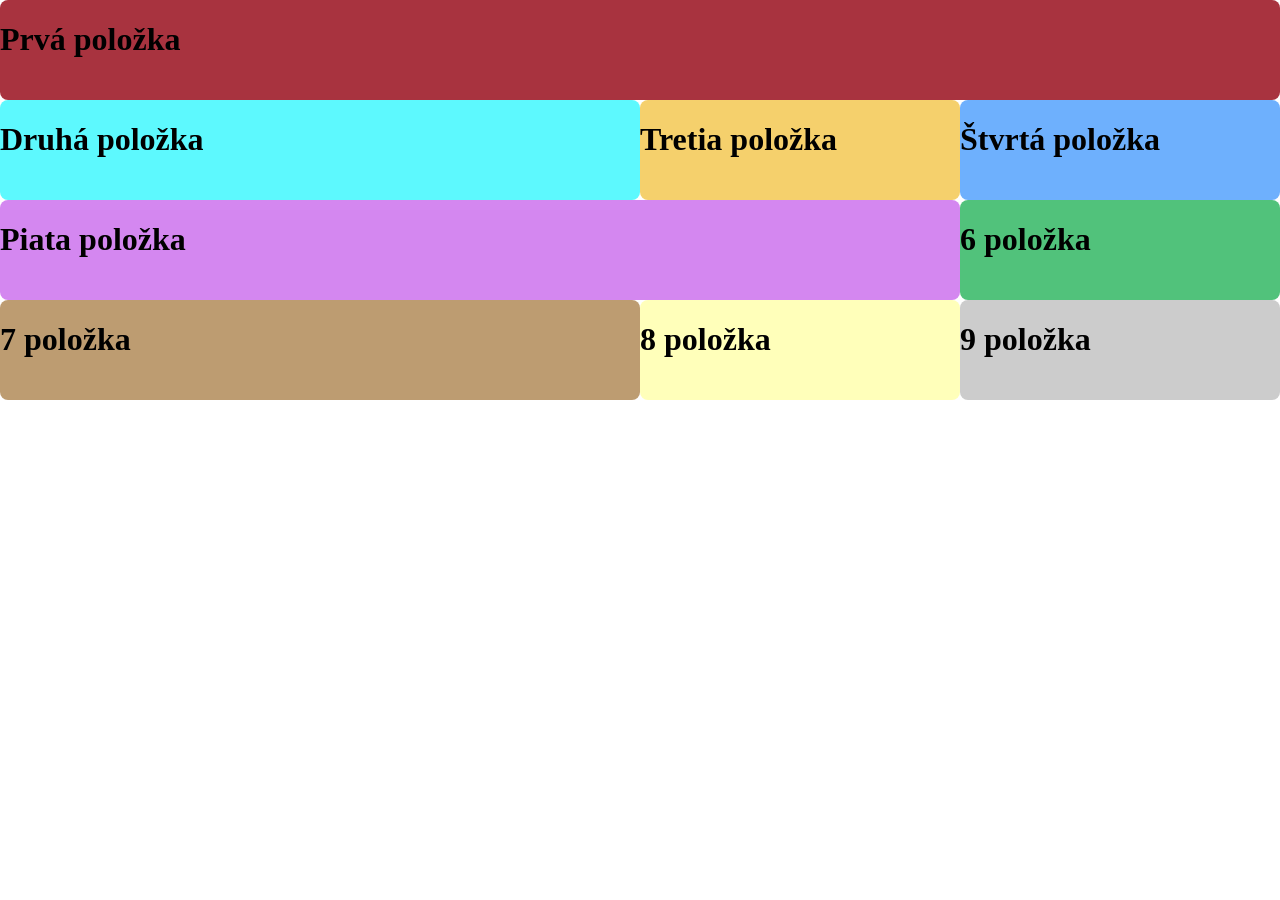
<file: epu/04_grid/index.html>
<!DOCTYPE html>
<html lang="en">
<head>

    <link rel="stylesheet" href="assets/css/style.css">
    <meta charset="UTF-8">
    <meta name="viewport" content="width=device-width, initial-scale=1.0">
    <title>Grid úvod</title>
</head>
<body>

    <div class="containter">
        <div class="item1">
            <h1>Prvá položka</h1>
        </div>
        <div class="item2">
            <h1>Druhá položka</h1>
        </div>
        <div class="item3">
            <h1>Tretia položka</h1>
        </div>
        <div class="item4">
            <h1>Štvrtá položka</h1>
        </div>
        <div class="item5">
            <h1>Piata položka</h1>
        </div>
        <div class="item6">
            <h1>6 položka</h1>
        </div>
        <div class="item7">
            <h1>7 položka</h1>
        </div>
        <div class="item8">
            <h1>8 položka</h1>
        </div>
        <div class="item9">
            <h1>9 položka</h1>
        </div>
    </div>
    
<!-- 
    <div class="wrapper">
        <div class="item1">
            <h1>Prvá položka</h1>
            <p class="jedna">
                GYM a Lorem ipsum dolor sit amet consectetur adipisicing elit. Explicabo quos libero ab repellendus! Quis magnam perferendis quibusdam est! Ab repellendus adipisci consequatur reiciendis dolor accusantium iure voluptas, asperiores natus neque.
            </p>
            <p class="dva">
                SOŠ a Lorem ipsum dolor sit amet consectetur adipisicing elit. Explicabo quos libero ab repellendus! Quis magnam perferendis quibusdam est! Ab repellendus adipisci consequatur reiciendis dolor accusantium iure voluptas, asperiores natus neque.
            </p>
            <p class="tri">
                ZŠ a Lorem ipsum dolor sit amet consectetur adipisicing elit. Explicabo quos libero ab repellendus! Quis magnam perferendis quibusdam est! Ab repellendus adipisci consequatur reiciendis dolor accusantium iure voluptas, asperiores natus neque.
            </p>
        </div>
        <div class="item2">
            <h1>Druhá položka</h1>
        </div>
        <div class="item3">
            <h1>Tretia položka</h1>
        </div> 
    </div>
  -->
</body>
</html>
</file>
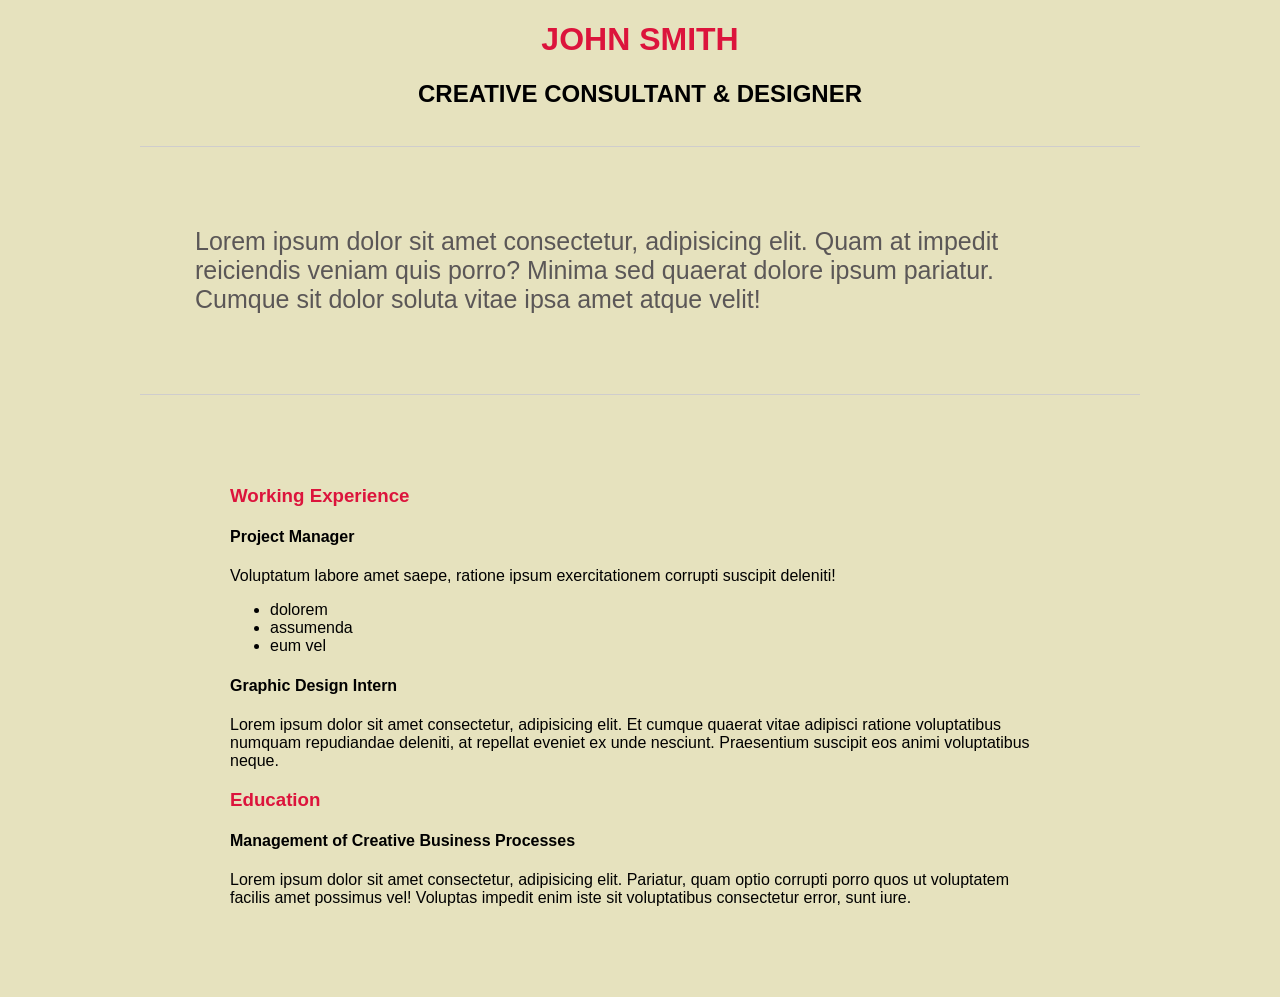
<file: ovy/00_rozbeh_opakovanie/index.html>
<!DOCTYPE html>
<html lang="en">
<head>
    <meta charset="UTF-8">
    <meta name="viewport" content="width=device-width, initial-scale=1.0">
    <link rel="stylesheet" href="assets/css/style.css">
    <title>Document</title>
</head>
 
<body>
    <main>
 <div>
    <h1>JOHN SMITH</h1>
    <h2>CREATIVE CONSULTANT & DESIGNER</h2>
    
 </div>

        <br>
        <div class="odstavec">

    <p>         <!-- paragraph -->
        Lorem ipsum dolor sit amet consectetur, adipisicing elit. Quam at impedit reiciendis veniam quis porro? Minima sed quaerat dolore ipsum pariatur. Cumque sit dolor soluta vitae ipsa amet atque velit!
    </p>

 </div>
  <div class="pismo">
 <div class="popis">
<div>
    <h3>Working Experience</h3>
    <h4>Project Manager</h4>
 
    <p>
    Voluptatum labore amet saepe, ratione ipsum exercitationem corrupti suscipit deleniti!
    </p>
 
    <ul>        <!-- unordered list -->
        <li>dolorem</li>        <!-- list item -->
        <li>assumenda</li>
        <li>eum vel</li>
    </ul>
 
    <h4>Graphic Design Intern</h4>
 
    <p>Lorem ipsum dolor sit amet consectetur, adipisicing elit. Et cumque quaerat vitae adipisci ratione voluptatibus numquam repudiandae deleniti, at repellat eveniet ex unde nesciunt. Praesentium suscipit eos animi voluptatibus neque.
    </p>
 
    <h3>Education</h3>
 
 
    <h4>Management of Creative Business Processes</h4>
 
    <p>
        Lorem ipsum dolor sit amet consectetur, adipisicing elit. Pariatur, quam optio corrupti porro quos ut voluptatem facilis amet possimus vel! Voluptas impedit enim iste sit voluptatibus consectetur error, sunt iure.
    </p>
    </div>
    </div>
    </div>
    </main>

</body>
</html>
</file>
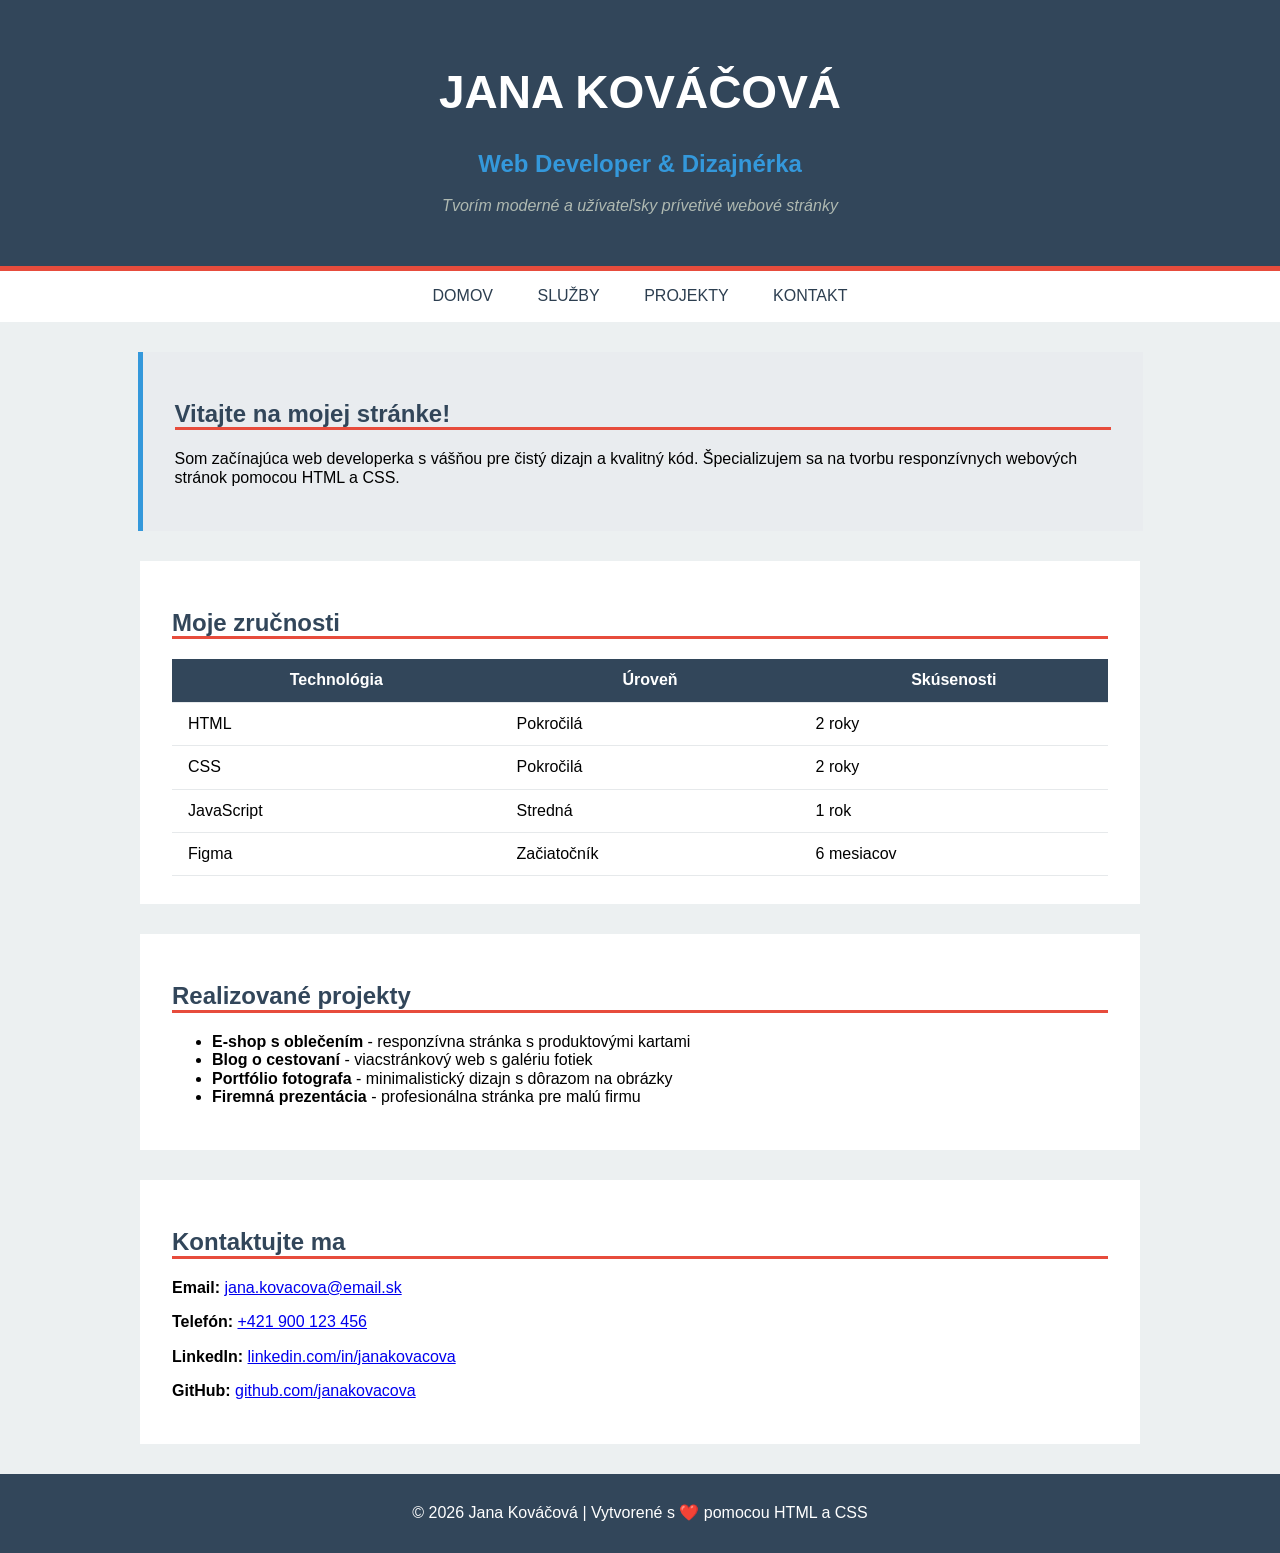
<file: ovy/03_bem_a_stylovanie/index.html>
<!DOCTYPE html>
<html lang="sk">
<head>
  <meta charset="UTF-8">
  <meta name="viewport" content="width=device-width, initial-scale=1.0">
  <link rel="stylesheet" href="assets/css/normalize.css">
  <link rel="stylesheet" href="assets/css/style.css">
  <title>Jana Kováčová | Web Developer</title>
</head>
<body>
  <header>
    <h1>Jana Kováčová</h1>
    <h2 class="header__h2">Web Developer & Dizajnérka</h2>
    <p class="header__p">
      Tvorím moderné a užívateľsky prívetivé webové stránky
    </p>
  </header>

  <nav>
    <ul>
      <li><a href="#domov">Domov</a></li>
      <li><a href="#zrucnosti">Služby</a></li>
      <li><a href="#projekty">Projekty</a></li>
      <li><a href="#kontakt">Kontakt</a></li>
    </ul>
  </nav>

  <main>
    <article class="sirka_boxu uvod" id="domov">
      <h2>Vitajte na mojej stránke!</h2>
      <p>
        Som začínajúca web developerka s vášňou pre čistý dizajn a kvalitný kód. Špecializujem sa na tvorbu responzívnych webových stránok pomocou HTML a CSS.
      </p>
    </article>

    <article class="sirka_boxu" id="zrucnosti">
      <h2>Moje zručnosti</h2>
      <table>
        <thead>
          <tr>
            <th>Technológia</th>
            <th>Úroveň</th>
            <th>Skúsenosti</th>
          </tr>
        </thead>
        <tbody>
          <tr>
            <td>HTML</td>
            <td>Pokročilá</td>
            <td>2 roky</td>
          </tr>
          <tr>
            <td>CSS</td>
            <td>Pokročilá</td>
            <td>2 roky</td>
          </tr>
          <tr>
            <td>JavaScript</td>
            <td>Stredná</td>
            <td>1 rok</td>
          </tr>
          <tr>
            <td>Figma</td>
            <td>Začiatočník</td>
            <td>6 mesiacov</td>
          </tr>
        </tbody>
      </table>
    </article>

    <article class="sirka_boxu" id="projekty">
      <h2>Realizované projekty</h2>
      <ul class="projekty">
        <li><strong>E-shop s oblečením</strong> - responzívna stránka s produktovými kartami</li>
        <li><strong>Blog o cestovaní</strong> - viacstránkový web s galériu fotiek</li>
        <li><strong>Portfólio fotografa</strong> - minimalistický dizajn s dôrazom na obrázky</li>
        <li><strong>Firemná prezentácia</strong> - profesionálna stránka pre malú firmu</li>
      </ul>
    </article>

    <article class="sirka_boxu" id="kontakt">
      <h2>Kontaktujte ma</h2>

      <div class="kontakt">
        <p><strong>Email:</strong> <a href="mailto:jana.kovacova@email.sk">jana.kovacova@email.sk</a></p>
        <p><strong>Telefón:</strong> <a href="tel:+421900123456">+421 900 123 456</a></p>
        <p><strong>LinkedIn:</strong> <a href="https://linkedin.com/in/janakovacova">linkedin.com/in/janakovacova</a></p>
        <p><strong>GitHub:</strong> <a href="https://github.com/janakovacova">github.com/janakovacova</a></p>
      </div>
    </article>
  </main>

  <footer>
    © 2026 Jana Kováčová | Vytvorené s ❤️ pomocou HTML a CSS
  </footer>
</body>
</html>
</file>
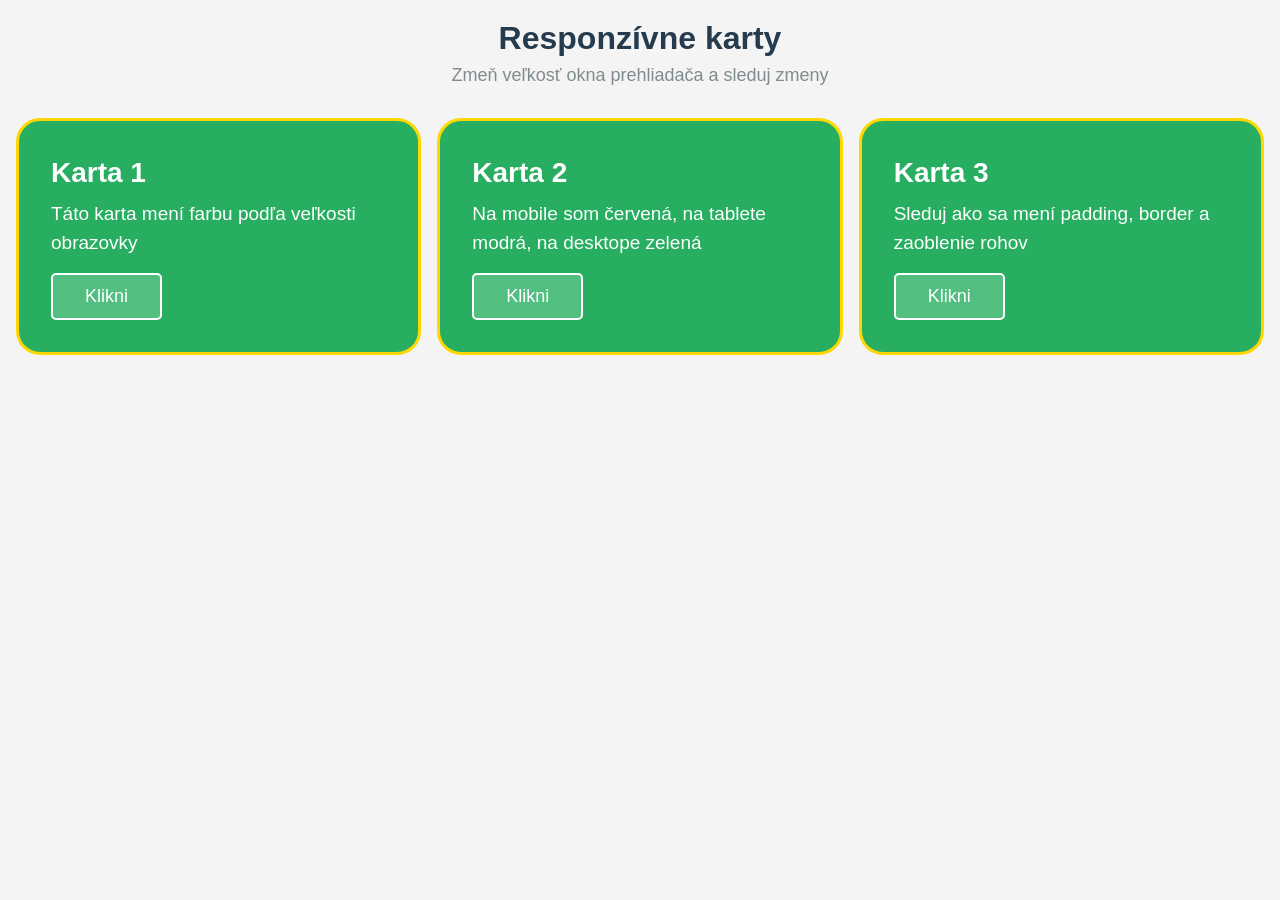
<file: ovy/03_responzivne_karty/index.html>
<!DOCTYPE html>
<html lang="sk">
<head>
    <meta charset="UTF-8">
    <meta name="viewport" content="width=device-width, initial-scale=1.0">
    <title>document</title>
    <link rel="stylesheet" href="assets/CSS/style.css">
</head>
<body>
    <header>
        <h1>Responzívne karty</h1>
        <p>Zmeň veľkosť okna prehliadača a sleduj zmeny</p>
    </header>
 
    <main class="karty">
        <article class="karta">
            <h2>Karta 1</h2>
            <p>Táto karta mení farbu podľa veľkosti obrazovky</p>
            <button type="button">Klikni</button>
        </article>
 
        <article class="karta">
            <h2>Karta 2</h2>
            <p>Na mobile som červená, na tablete modrá, na desktope zelená</p>
            <button type="button">Klikni</button>
        </article>
 
        <article class="karta">
            <h2>Karta 3</h2>
            <p>Sleduj ako sa mení padding, border a zaoblenie rohov</p>
            <button type="button">Klikni</button>
        </article>
    </main>
</body>
</html>
</file>
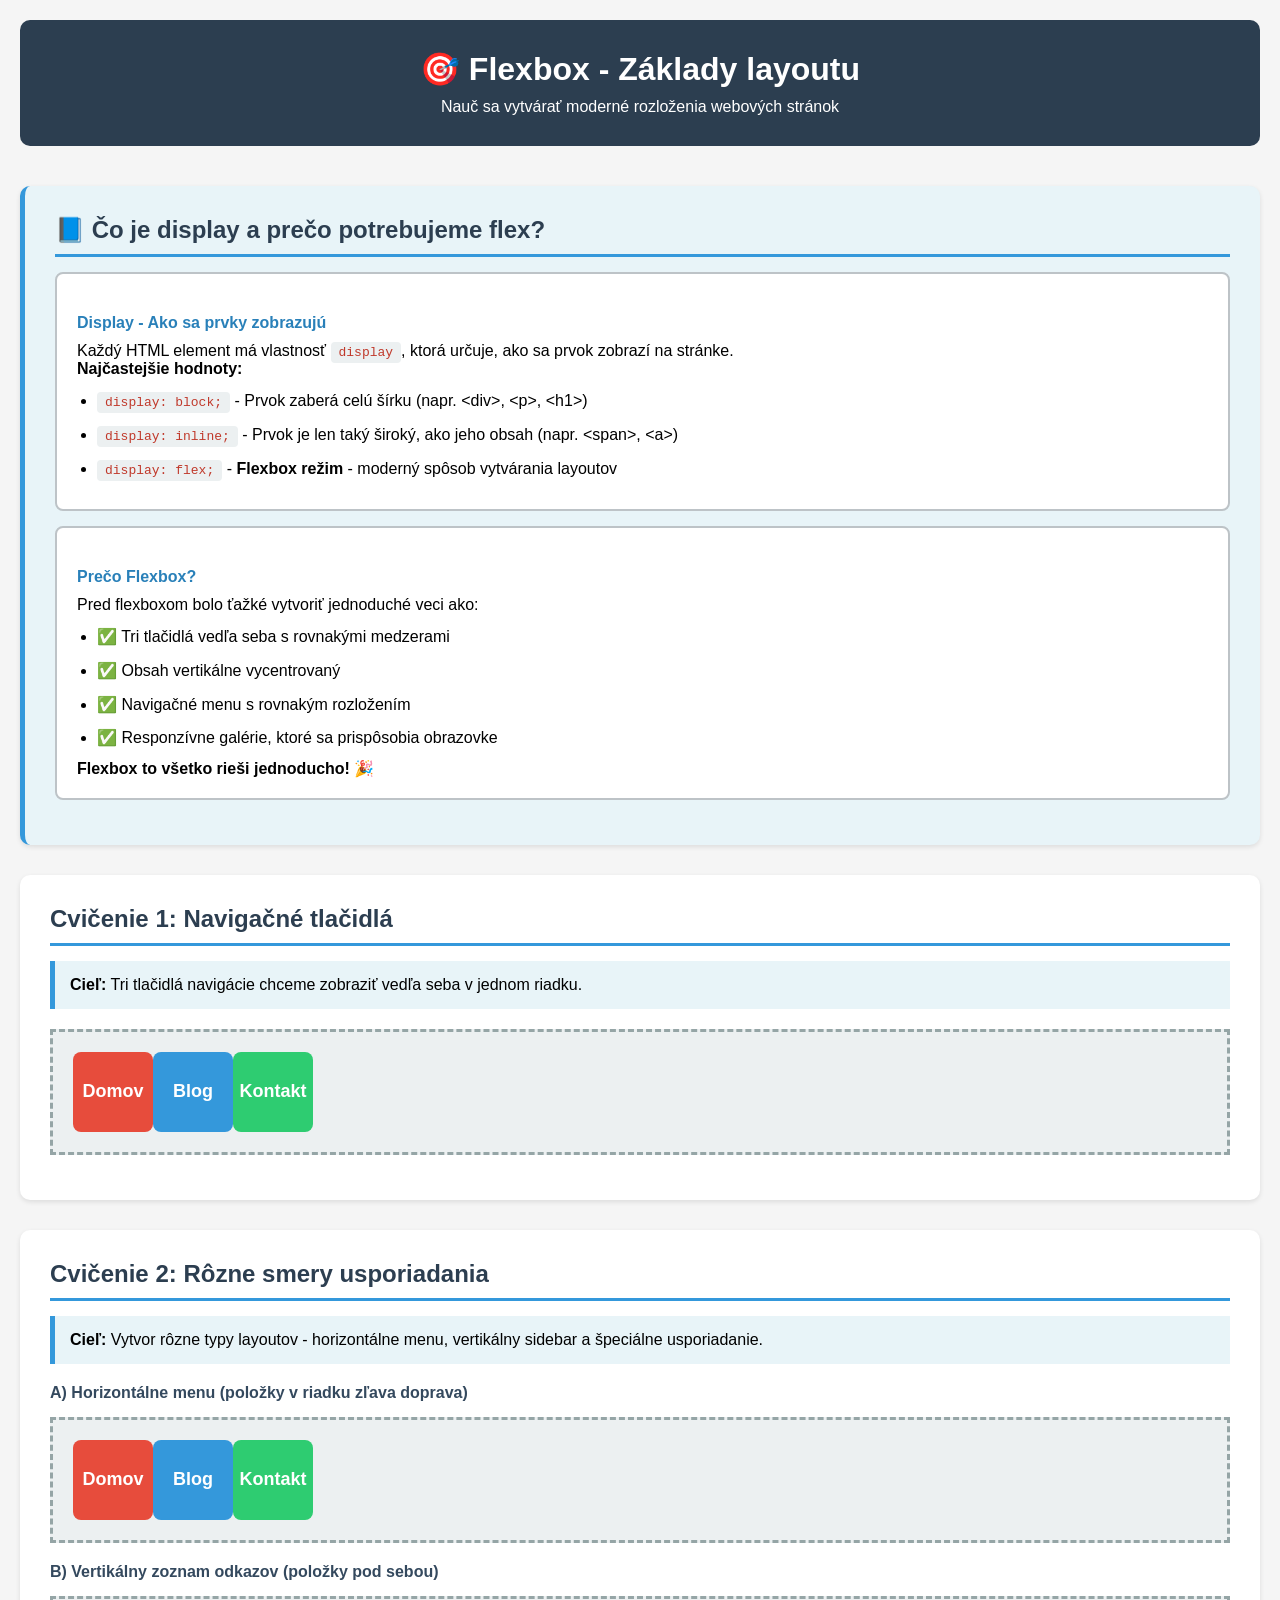
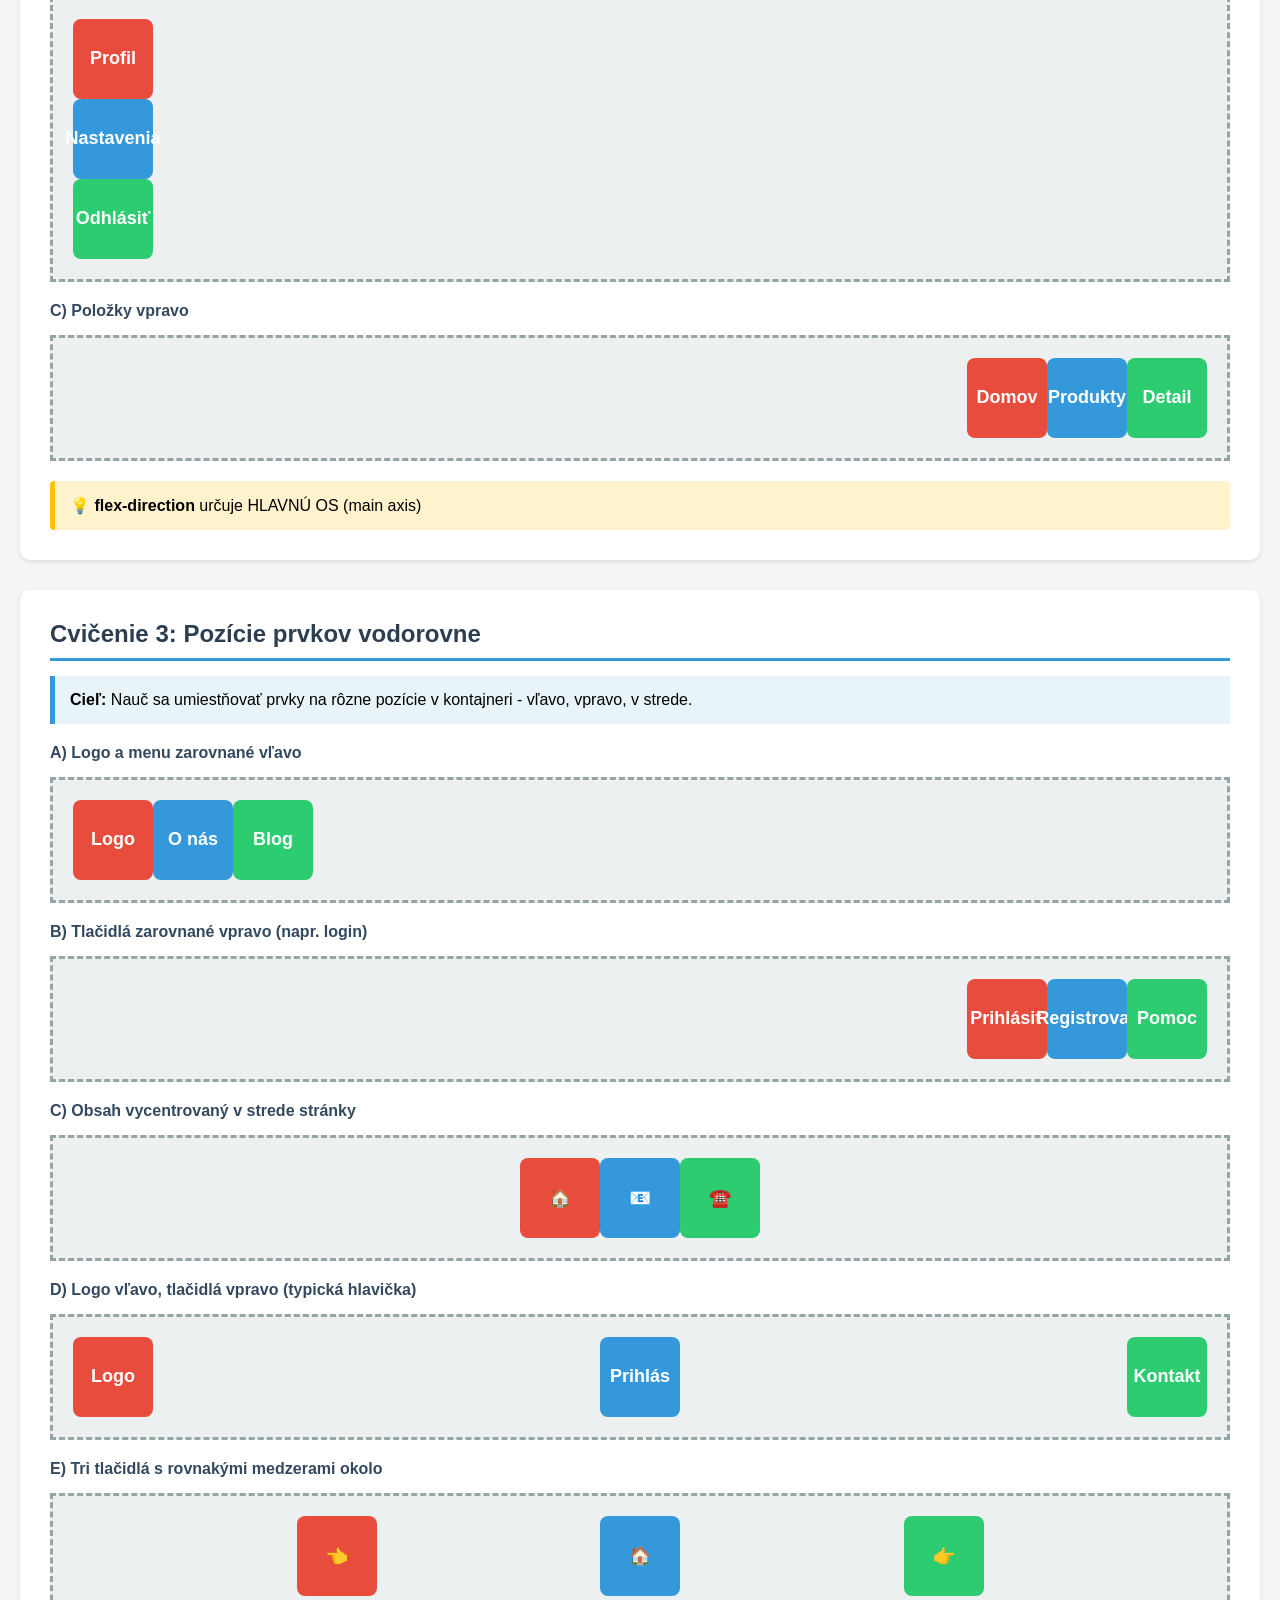
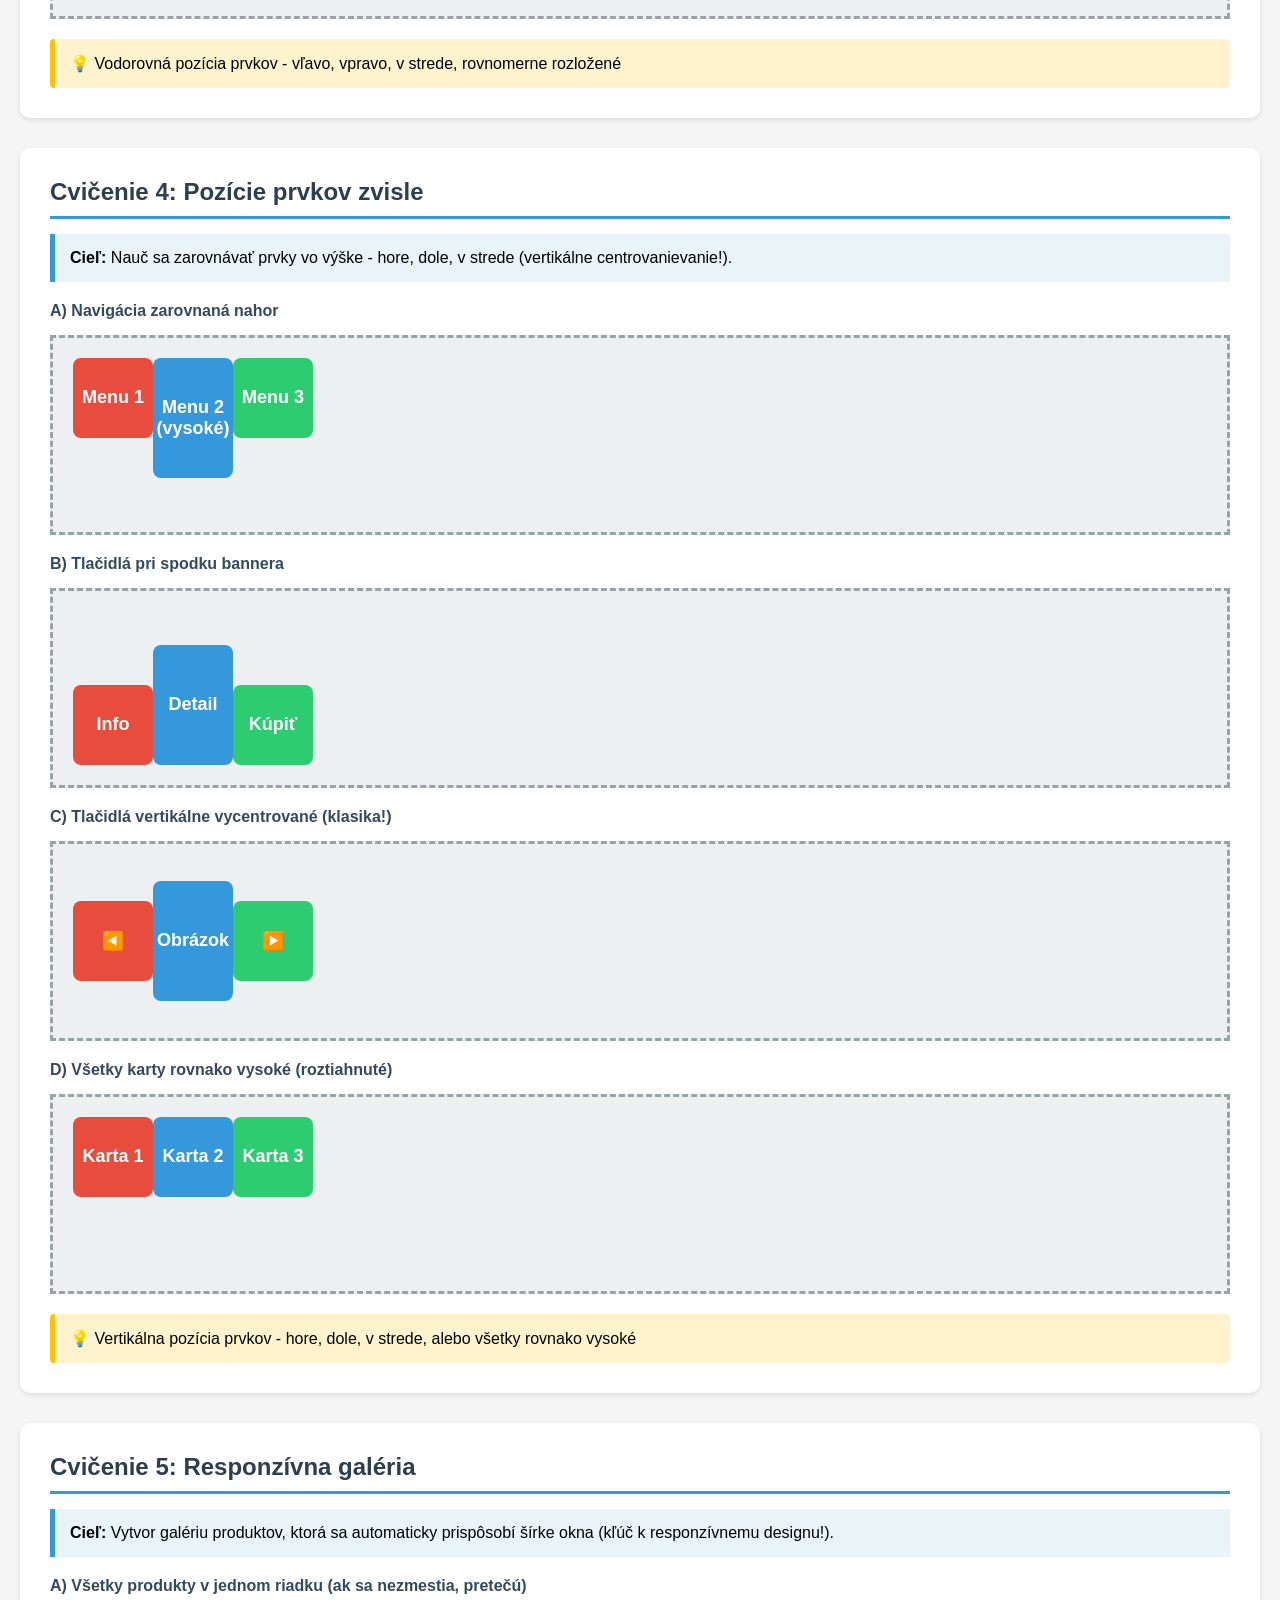
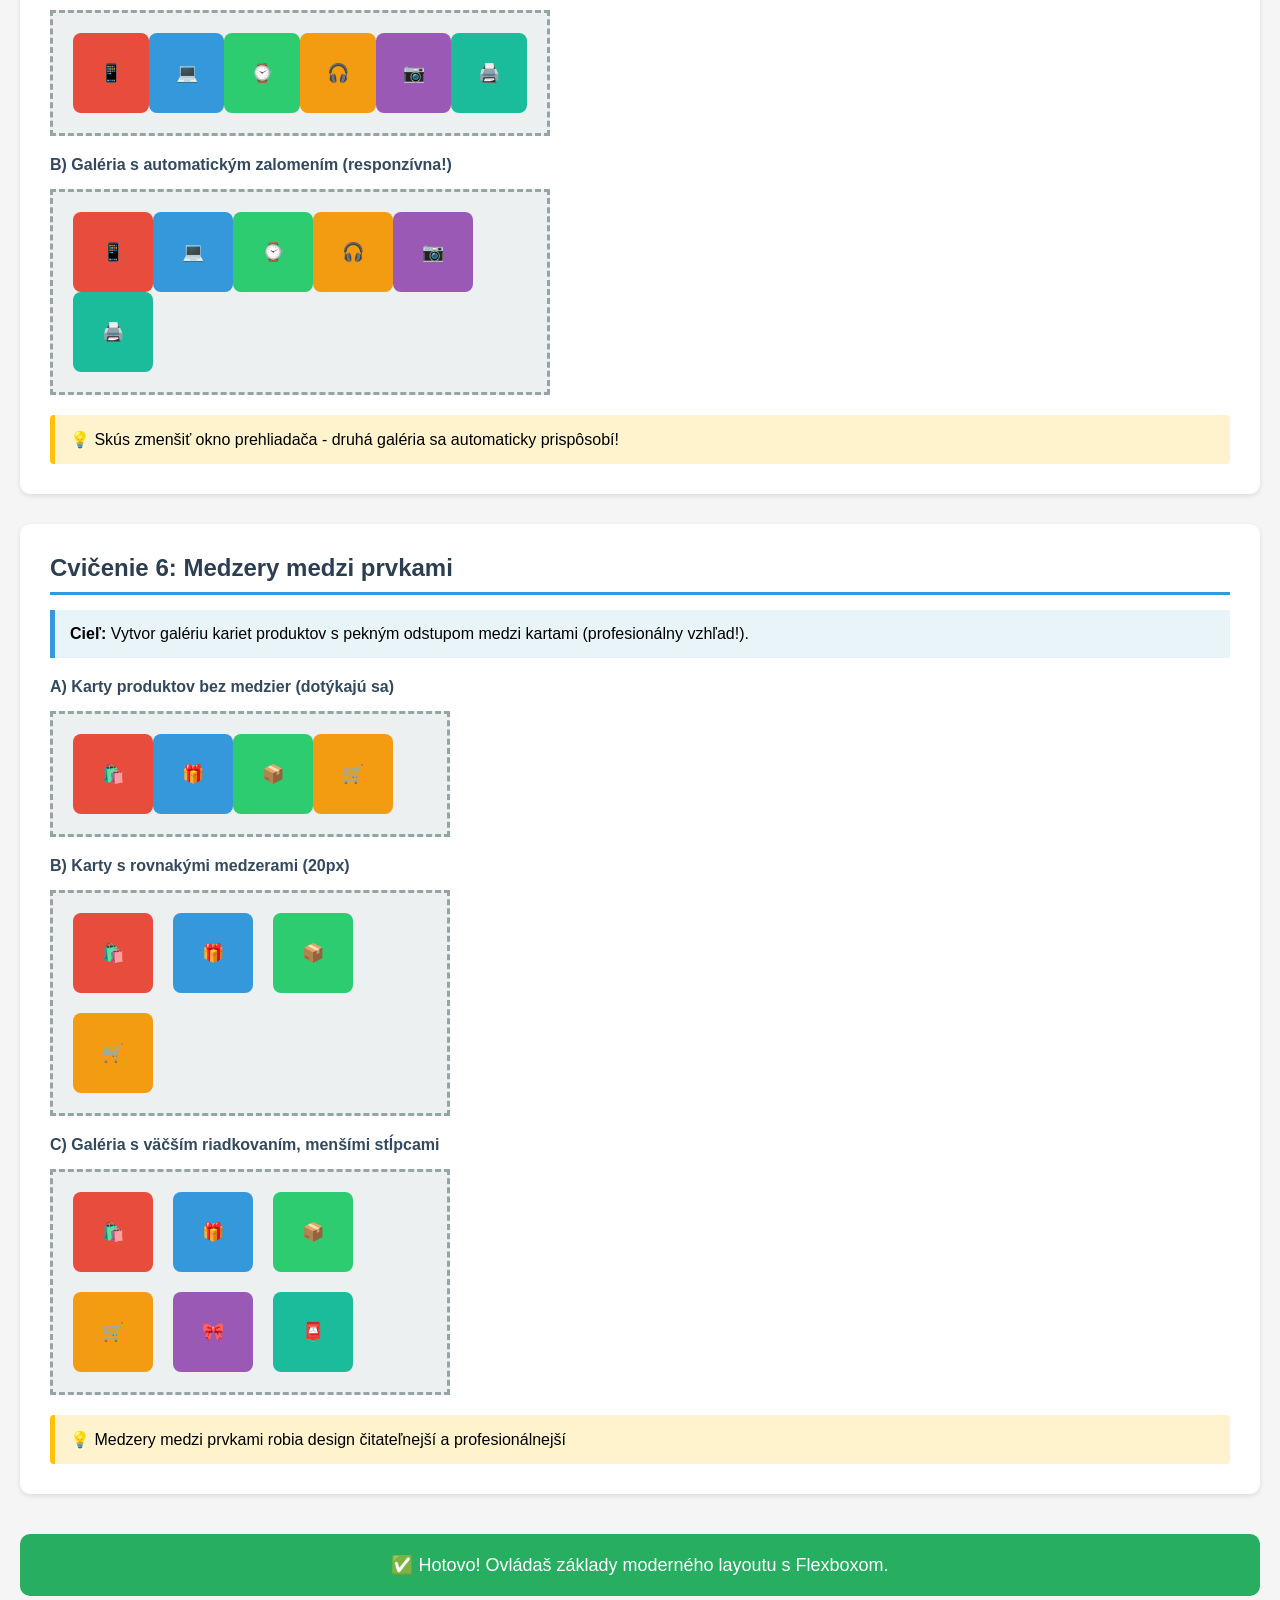
<file: ovy/04_flexbox/index.html>
<!DOCTYPE html>
<html lang="sk">
<head>
    <meta charset="UTF-8">
    <meta name="viewport" content="width=device-width, initial-scale=1.0">
    <title>Flexbox - Postupné cvičenia</title>
    <link rel="stylesheet" href="style.css">
   
</head>
<body>
    
    <header class="hlavicka">
        <h1>🎯 Flexbox - Základy layoutu</h1>
        <p>Nauč sa vytvárať moderné rozloženia webových stránok</p>
    </header>

    <!-- ============================================ -->
    <!-- ÚVOD -->
    <!-- ============================================ -->
    <section class="sekcia uvod">
        <h2>📘 Čo je display a prečo potrebujeme flex?</h2>
        
        <div class="vysvetlenie-blok">
            <h3>Display - Ako sa prvky zobrazujú</h3>
            <p>Každý HTML element má vlastnosť <code>display</code>, ktorá určuje, ako sa prvok zobrazí na stránke.</p>
            
            <p><strong>Najčastejšie hodnoty:</strong></p>
            <ul>
                <li><code>display: block;</code> - Prvok zaberá celú šírku (napr. &lt;div&gt;, &lt;p&gt;, &lt;h1&gt;)</li>
                <li><code>display: inline;</code> - Prvok je len taký široký, ako jeho obsah (napr. &lt;span&gt;, &lt;a&gt;)</li>
                <li><code>display: flex;</code> - <strong>Flexbox režim</strong> - moderný spôsob vytvárania layoutov</li>
            </ul>
        </div>

        <div class="vysvetlenie-blok">
            <h3>Prečo Flexbox?</h3>
            <p>Pred flexboxom bolo ťažké vytvoriť jednoduché veci ako:</p>
            <ul>
                <li>✅ Tri tlačidlá vedľa seba s rovnakými medzerami</li>
                <li>✅ Obsah vertikálne vycentrovaný</li>
                <li>✅ Navigačné menu s rovnakým rozložením</li>
                <li>✅ Responzívne galérie, ktoré sa prispôsobia obrazovke</li>
            </ul>
            <p><strong>Flexbox to všetko rieši jednoducho!</strong> 🎉</p>
        </div>
    </section>

    <!-- ============================================ -->
    <!-- CVIČENIE 1: Display Flex -->
    <!-- ============================================ -->
    <section class="sekcia">
        <h2>Cvičenie 1: Navigačné tlačidlá</h2>
        <p class="instrukcia">
            <strong>Cieľ:</strong> Tri tlačidlá navigácie chceme zobraziť vedľa seba v jednom riadku.
        </p>
        
        <div class="kontajner-1">
            <div class="box box-1">Domov</div>
            <div class="box box-2">Blog</div>
            <div class="box box-3">Kontakt</div>
        </div>
        
     
    </section>

    <!-- ============================================ -->
    <!-- CVIČENIE 2: Flex Direction -->
    <!-- ============================================ -->
    <section class="sekcia">
        <h2>Cvičenie 2: Rôzne smery usporiadania</h2>
        <p class="instrukcia">
            <strong>Cieľ:</strong> Vytvor rôzne typy layoutov - horizontálne menu, vertikálny sidebar a špeciálne usporiadanie.
        </p>
        
        <h3>A) Horizontálne menu (položky v riadku zľava doprava)</h3>
        <div class="kontajner-2a">
            <div class="box box-1">Domov</div>
            <div class="box box-2">Blog</div>
            <div class="box box-3">Kontakt</div>
        </div>

        <h3>B) Vertikálny zoznam odkazov (položky pod sebou)</h3>
        <div class="kontajner-2b">
            <div class="box box-1">Profil</div>
            <div class="box box-2">Nastavenia</div>
            <div class="box box-3">Odhlásiť</div>
        </div>

        <h3>C) Položky vpravo</h3>
        <div class="kontajner-2c">
            <div class="box box-1">Domov</div>
            <div class="box box-2">Produkty</div>
            <div class="box box-3">Detail</div>
        </div>
        
        <div class="tip">
            💡 <strong>flex-direction</strong> určuje HLAVNÚ OS (main axis)
        </div>
    </section>

    <!-- ============================================ -->
    <!-- CVIČENIE 3: Justify Content -->
    <!-- ============================================ -->
    <section class="sekcia">
        <h2>Cvičenie 3: Pozície prvkov vodorovne</h2>
        <p class="instrukcia">
            <strong>Cieľ:</strong> Nauč sa umiestňovať prvky na rôzne pozície v kontajneri - vľavo, vpravo, v strede.
        </p>
        
        <h3>A) Logo a menu zarovnané vľavo</h3>
        <div class="kontajner-3a">
            <div class="box box-1">Logo</div>
            <div class="box box-2">O nás</div>
            <div class="box box-3">Blog</div>
        </div>

        <h3>B) Tlačidlá zarovnané vpravo (napr. login)</h3>
        <div class="kontajner-3b">
            <div class="box box-1">Prihlásiť</div>
            <div class="box box-2">Registrovať</div>
            <div class="box box-3">Pomoc</div>
        </div>

        <h3>C) Obsah vycentrovaný v strede stránky</h3>
        <div class="kontajner-3c">
            <div class="box box-1">🏠</div>
            <div class="box box-2">📧</div>
            <div class="box box-3">☎️</div>
        </div>

        <h3>D) Logo vľavo, tlačidlá vpravo (typická hlavička)</h3>
        <div class="kontajner-3d">
            <div class="box box-1">Logo</div>
            <div class="box box-2">Prihlás</div>
            <div class="box box-3">Kontakt</div>
        </div>

        <h3>E) Tri tlačidlá s rovnakými medzerami okolo</h3>
        <div class="kontajner-3e">
            <div class="box box-1">👈</div>
            <div class="box box-2">🏠</div>
            <div class="box box-3">👉</div>
        </div>
        
        <div class="tip">
            💡 Vodorovná pozícia prvkov - vľavo, vpravo, v strede, rovnomerne rozložené
        </div>
    </section>

    <!-- ============================================ -->
    <!-- CVIČENIE 4: Align Items -->
    <!-- ============================================ -->
    <section class="sekcia">
        <h2>Cvičenie 4: Pozície prvkov zvisle</h2>
        <p class="instrukcia">
            <strong>Cieľ:</strong> Nauč sa zarovnávať prvky vo výške - hore, dole, v strede (vertikálne centrovanievanie!).
        </p>
        
        <h3>A) Navigácia zarovnaná nahor</h3>
        <div class="kontajner-4a">
            <div class="box box-1">Menu 1</div>
            <div class="box box-2" style="height: 120px;">Menu 2<br>(vysoké)</div>
            <div class="box box-3">Menu 3</div>
        </div>

        <h3>B) Tlačidlá pri spodku bannera</h3>
        <div class="kontajner-4b">
            <div class="box box-1">Info</div>
            <div class="box box-2" style="height: 120px;">Detail</div>
            <div class="box box-3">Kúpiť</div>
        </div>

        <h3>C) Tlačidlá vertikálne vycentrované (klasika!)</h3>
        <div class="kontajner-4c">
            <div class="box box-1">◀️</div>
            <div class="box box-2" style="height: 120px;">Obrázok</div>
            <div class="box box-3">▶️</div>
        </div>

        <h3>D) Všetky karty rovnako vysoké (roztiahnuté)</h3>
        <div class="kontajner-4d">
            <div class="box box-1">Karta 1</div>
            <div class="box box-2">Karta 2</div>
            <div class="box box-3">Karta 3</div>
        </div>
        
        <div class="tip">
            💡 Vertikálna pozícia prvkov - hore, dole, v strede, alebo všetky rovnako vysoké
        </div>
    </section>

    <!-- ============================================ -->
    <!-- CVIČENIE 5: Flex Wrap -->
    <!-- ============================================ -->
    <section class="sekcia">
        <h2>Cvičenie 5: Responzívna galéria</h2>
        <p class="instrukcia">
            <strong>Cieľ:</strong> Vytvor galériu produktov, ktorá sa automaticky prispôsobí šírke okna (kľúč k responzívnemu designu!).
        </p>
        
        <h3>A) Všetky produkty v jednom riadku (ak sa nezmestia, pretečú)</h3>
        <div class="kontajner-5a">
            <div class="box box-1">📱</div>
            <div class="box box-2">💻</div>
            <div class="box box-3">⌚</div>
            <div class="box box-4">🎧</div>
            <div class="box box-5">📷</div>
            <div class="box box-6">🖨️</div>
        </div>

        <h3>B) Galéria s automatickým zalomením (responzívna!)</h3>
        <div class="kontajner-5b">
            <div class="box box-1">📱</div>
            <div class="box box-2">💻</div>
            <div class="box box-3">⌚</div>
            <div class="box box-4">🎧</div>
            <div class="box box-5">📷</div>
            <div class="box box-6">🖨️</div>
        </div>
        
        <div class="tip">
            💡 Skús zmenšiť okno prehliadača - druhá galéria sa automaticky prispôsobí!
        </div>
    </section>

    <!-- ============================================ -->
    <!-- CVIČENIE 6: Gap -->
    <!-- ============================================ -->
    <section class="sekcia">
        <h2>Cvičenie 6: Medzery medzi prvkami</h2>
        <p class="instrukcia">
            <strong>Cieľ:</strong> Vytvor galériu kariet produktov s pekným odstupom medzi kartami (profesionálny vzhľad!).
        </p>
        
        <h3>A) Karty produktov bez medzier (dotýkajú sa)</h3>
        <div class="kontajner-6a">
            <div class="box box-1">🛍️</div>
            <div class="box box-2">🎁</div>
            <div class="box box-3">📦</div>
            <div class="box box-4">🛒</div>
        </div>

        <h3>B) Karty s rovnakými medzerami (20px)</h3>
        <div class="kontajner-6b">
            <div class="box box-1">🛍️</div>
            <div class="box box-2">🎁</div>
            <div class="box box-3">📦</div>
            <div class="box box-4">🛒</div>
        </div>

        <h3>C) Galéria s väčším riadkovaním, menšími stĺpcami</h3>
        <div class="kontajner-6c">
            <div class="box box-1">🛍️</div>
            <div class="box box-2">🎁</div>
            <div class="box box-3">📦</div>
            <div class="box box-4">🛒</div>
            <div class="box box-5">🎀</div>
            <div class="box box-6">📮</div>
        </div>
        
        <div class="tip">
            💡 Medzery medzi prvkami robia design čitateľnejší a profesionálnejší
        </div>
    </section>

    <footer class="paticka">
        <p>✅ Hotovo! Ovládaš základy moderného layoutu s Flexboxom.</p>
    </footer>

</body>
</html>
</file>
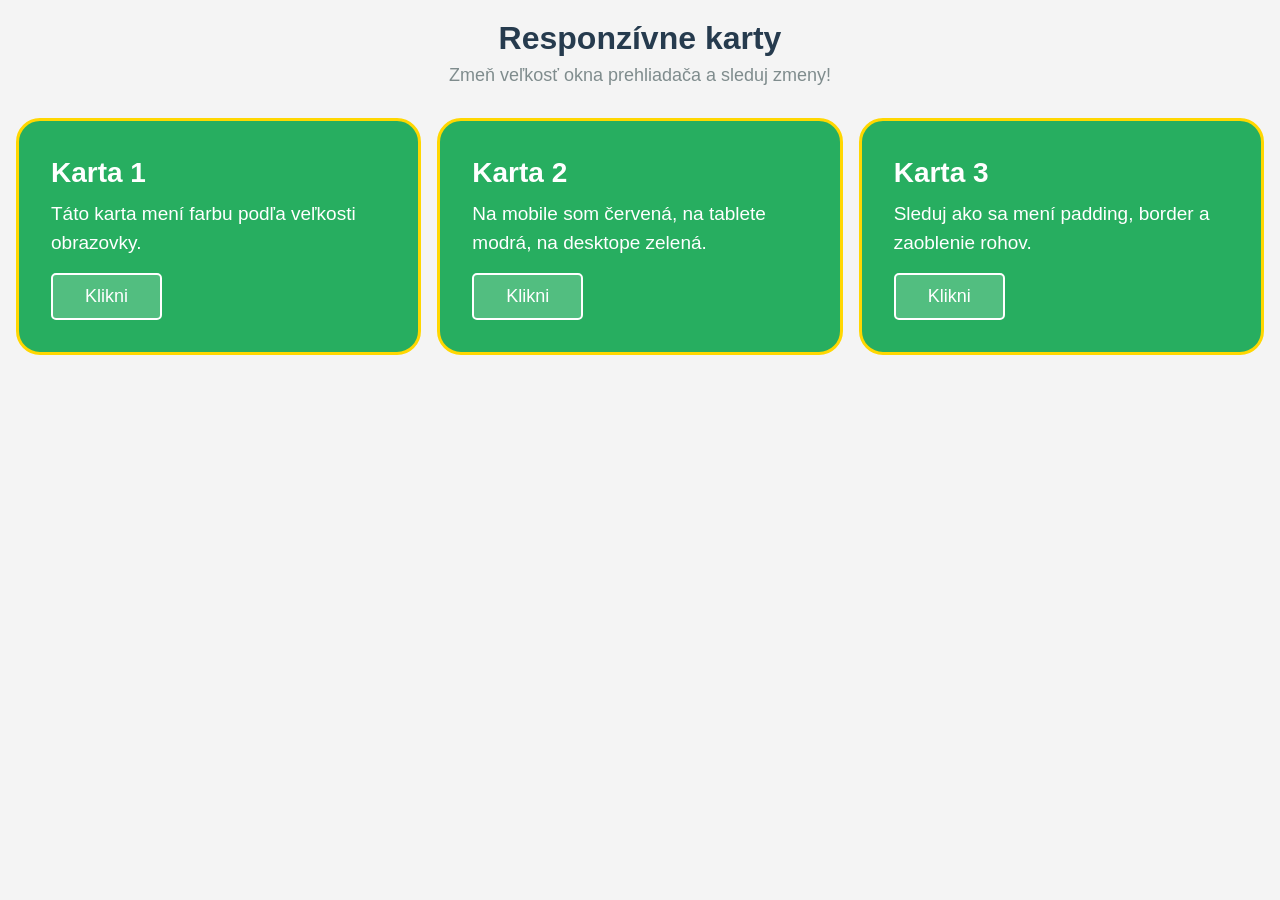
<file: ovy/04_karty/index.html>
<!DOCTYPE html>
<html lang="sk">
<head>
    <meta charset="UTF-8">
    <meta name="viewport" content="width=device-width, initial-scale=1.0">
    <title>Responzívne karty</title>
    <link rel="stylesheet" href="assets/css/style.css">
</head>
<body>
    <header>
        <h1> Responzívne karty</h1>
        <p>Zmeň veľkosť okna prehliadača a sleduj zmeny!</p>
    </header>

    <main class="karty">
        <article class="karta">
            <h2> Karta 1</h2>
            <p>Táto karta mení farbu podľa veľkosti obrazovky.</p>
            <button type="button">Klikni</button>
        </article>

        <article class="karta">
            <h2> Karta 2</h2>
            <p>Na mobile som červená, na tablete modrá, na desktope zelená.</p>
            <button type="button">Klikni</button>
        </article>

        <article class="karta">
            <h2> Karta 3</h2>
            <p>Sleduj ako sa mení padding, border a zaoblenie rohov.</p>
            <button type="button">Klikni</button>
        </article>
    </main>
</body>
</html>
</file>
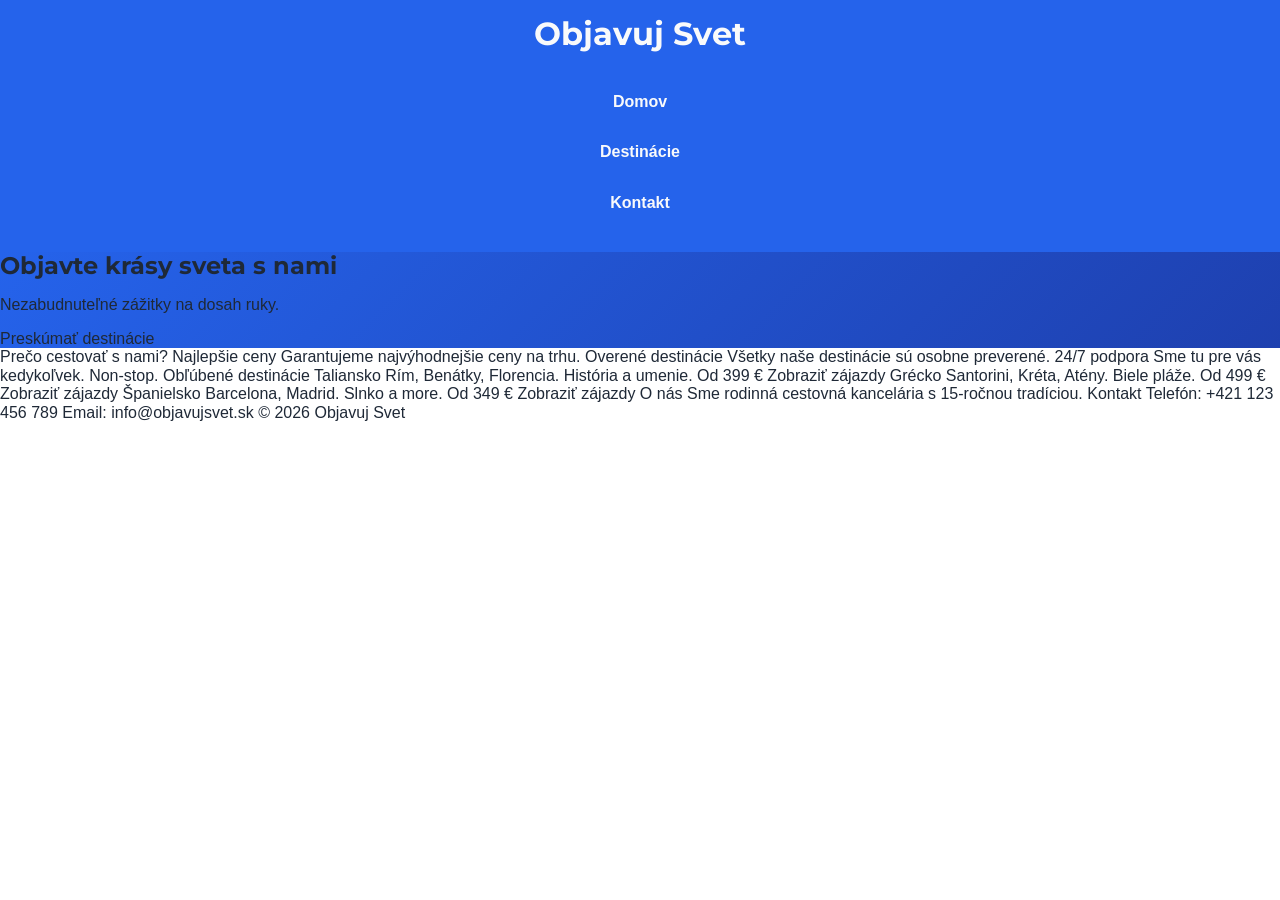
<file: ovy/05_cestovka_bem_flex/index.html>
<!DOCTYPE html>
<html lang="en">
<head>
    <meta charset="UTF-8">
    <meta name="viewport" content="width=device-width, initial-scale=1.0">
    <title>Document</title>
    <link rel="stylesheet" href="assets/css/normalize.css">
    <link rel="stylesheet" href="assets/css/style.css">
</head>
<body>
   
    <header class="hlavicka">
 
        <h1 class="hlavicka_logo">Objavuj Svet</h1>
 
        <nav class="navigacia">
            <ul class="navigacia_zoznam">
                <li class="navigacia_polozka"><a href="#">Domov</a></li>  
                <li class="navigacia_polozka"><a href="#">Destinácie</a></li>
                <li class="navigacia_polozka"><a href="#">Kontakt</a></li>
            </ul>
        </nav>
 
    </header>
 
 
 <section class="hero">
<h2 class="hero_nadpis"> Objavte krásy sveta s nami </h2>
<p class="hero_odstavec"> Nezabudnuteľné zážitky na dosah ruky.</p>
<a href="#"
class="hero_odkaz">Preskúmať destinácie</a>
</section>
 
Prečo cestovať s nami?
 
Najlepšie ceny
Garantujeme najvýhodnejšie ceny na trhu.
 
Overené destinácie
Všetky naše destinácie sú osobne preverené.
 
24/7 podpora
Sme tu pre vás kedykoľvek. Non-stop.
 
Obľúbené destinácie
 
Taliansko
Rím, Benátky, Florencia. História a umenie.
Od 399 €
Zobraziť zájazdy
 
Grécko
Santorini, Kréta, Atény. Biele pláže.
Od 499 €
Zobraziť zájazdy
 
Španielsko
Barcelona, Madrid. Slnko a more.
Od 349 €
Zobraziť zájazdy
 
O nás
Sme rodinná cestovná kancelária s 15-ročnou tradíciou.
 
Kontakt
Telefón: +421 123 456 789
Email: info@objavujsvet.sk
 
© 2026 Objavuj Svet
 
 
 
</body>
</html>
</file>
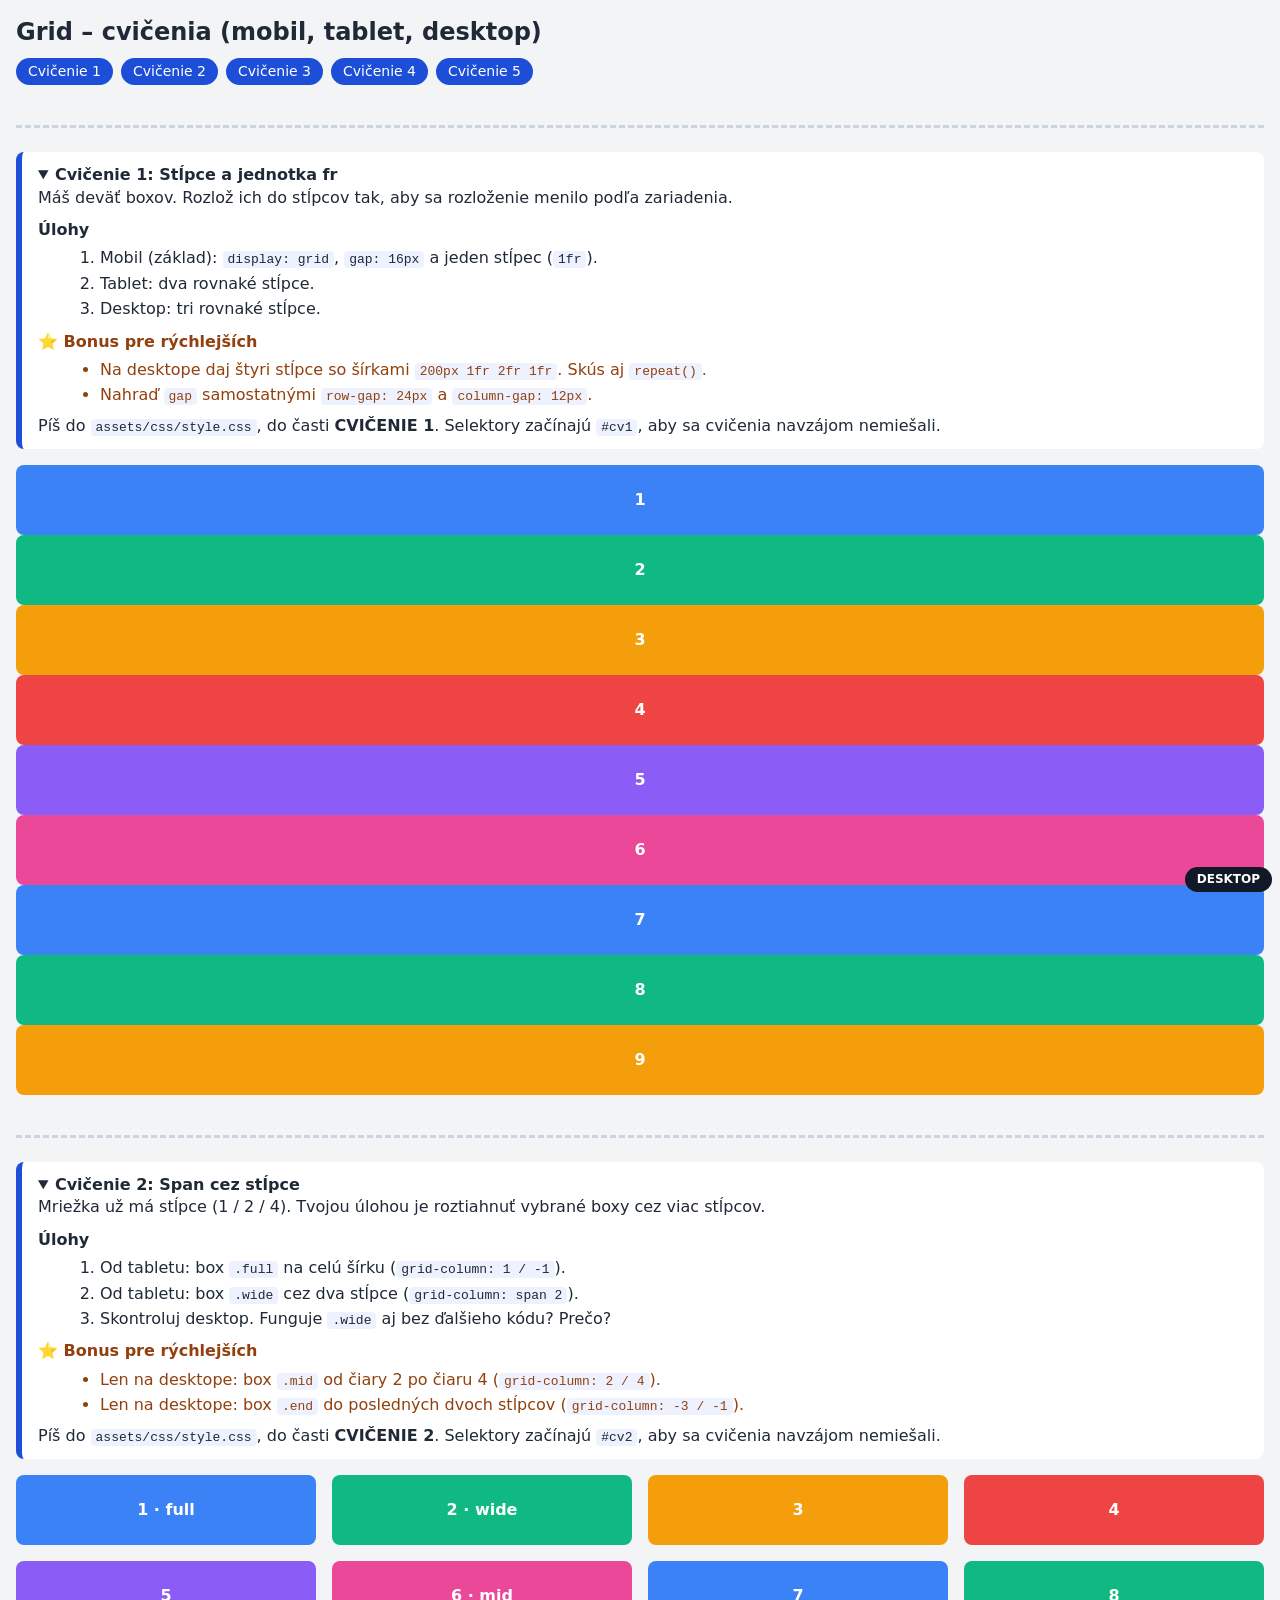
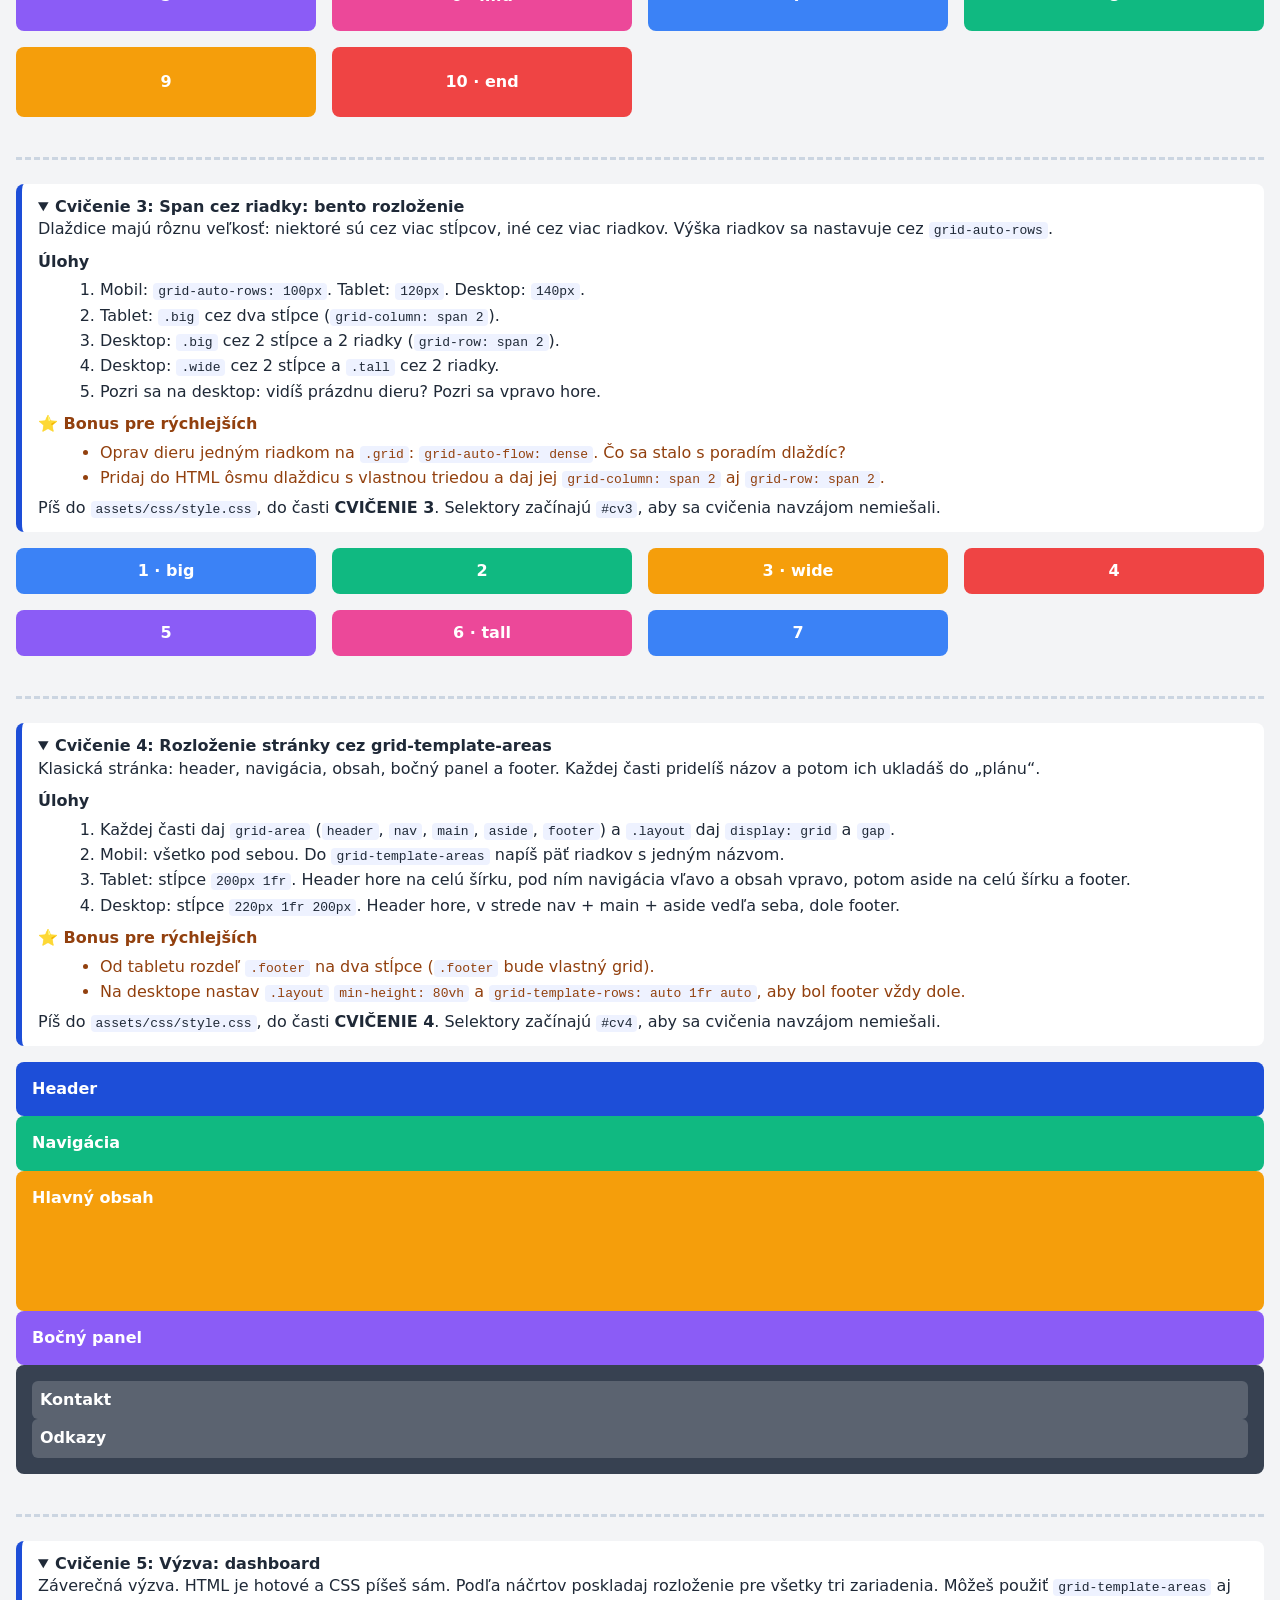
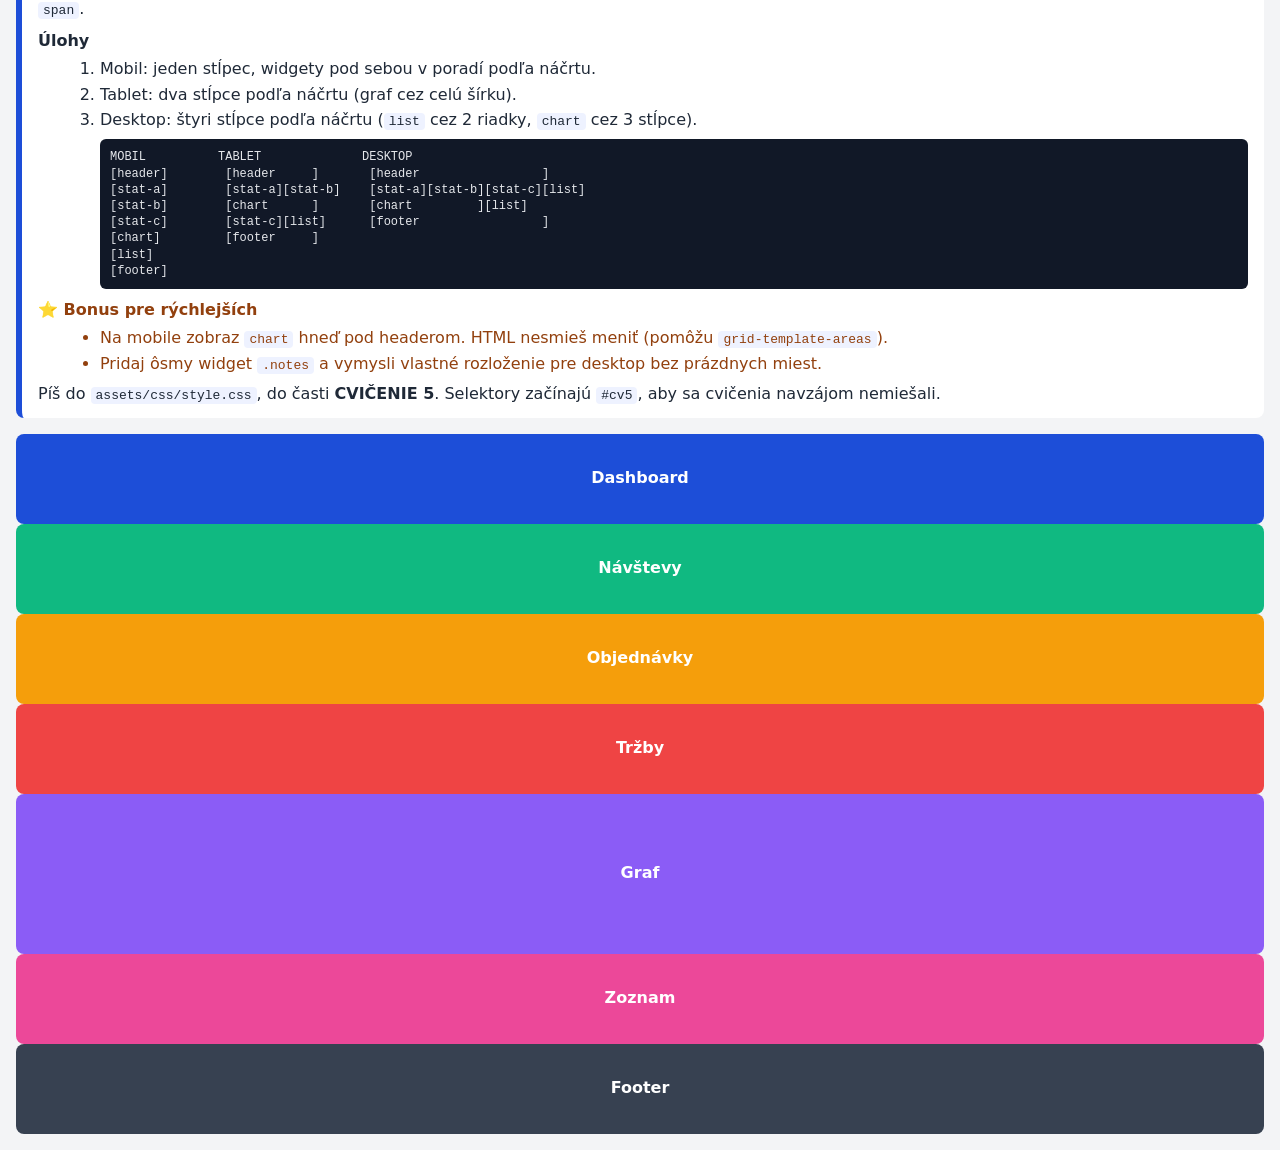
<file: epu/04_grid/05_grid_precvicenie/index.html>
<!DOCTYPE html>
<html lang="sk">
<head>
  <meta charset="UTF-8">
  <meta name="viewport" content="width=device-width, initial-scale=1">
  <title>Grid – cvičenia (mobil, tablet, desktop)</title>
  <link rel="stylesheet" href="assets/css/style.css">
</head>
<body>

  <h1 class="page-title">Grid – cvičenia (mobil, tablet, desktop)</h1>
  <nav class="top-nav">
    <a href="#cv1">Cvičenie 1</a>
    <a href="#cv2">Cvičenie 2</a>
    <a href="#cv3">Cvičenie 3</a>
    <a href="#cv4">Cvičenie 4</a>
    <a href="#cv5">Cvičenie 5</a>
  </nav>

  <section class="cv" id="cv1">
    <details class="zadanie" open>
      <summary>Cvičenie 1: Stĺpce a jednotka fr</summary>
      <p>Máš deväť boxov. Rozlož ich do stĺpcov tak, aby sa rozloženie menilo podľa zariadenia.</p>
      <h2>Úlohy</h2>
      <ol>
        <li>Mobil (základ): <code>display: grid</code>, <code>gap: 16px</code> a jeden stĺpec (<code>1fr</code>).</li>
        <li>Tablet: dva rovnaké stĺpce.</li>
        <li>Desktop: tri rovnaké stĺpce.</li>
      </ol>
      <h2 class="bonus">⭐ Bonus pre rýchlejších</h2>
      <ul class="bonus">
        <li>Na desktope daj štyri stĺpce so šírkami <code>200px 1fr 2fr 1fr</code>. Skús aj <code>repeat()</code>.</li>
        <li>Nahraď <code>gap</code> samostatnými <code>row-gap: 24px</code> a <code>column-gap: 12px</code>.</li>
      </ul>
      <p style="margin-top:8px">Píš do <code>assets/css/style.css</code>, do časti <b>CVIČENIE 1</b>. Selektory začínajú <code>#cv1</code>, aby sa cvičenia navzájom nemiešali.</p>
    </details>
    <div class="grid">
    <div class="box">1</div>
    <div class="box">2</div>
    <div class="box">3</div>
    <div class="box">4</div>
    <div class="box">5</div>
    <div class="box">6</div>
    <div class="box">7</div>
    <div class="box">8</div>
    <div class="box">9</div>
    </div>
  </section>

  <section class="cv" id="cv2">
    <details class="zadanie" open>
      <summary>Cvičenie 2: Span cez stĺpce</summary>
      <p>Mriežka už má stĺpce (1 / 2 / 4). Tvojou úlohou je roztiahnuť vybrané boxy cez viac stĺpcov.</p>
      <h2>Úlohy</h2>
      <ol>
        <li>Od tabletu: box <code>.full</code> na celú šírku (<code>grid-column: 1 / -1</code>).</li>
        <li>Od tabletu: box <code>.wide</code> cez dva stĺpce (<code>grid-column: span 2</code>).</li>
        <li>Skontroluj desktop. Funguje <code>.wide</code> aj bez ďalšieho kódu? Prečo?</li>
      </ol>
      <h2 class="bonus">⭐ Bonus pre rýchlejších</h2>
      <ul class="bonus">
        <li>Len na desktope: box <code>.mid</code> od čiary 2 po čiaru 4 (<code>grid-column: 2 / 4</code>).</li>
        <li>Len na desktope: box <code>.end</code> do posledných dvoch stĺpcov (<code>grid-column: -3 / -1</code>).</li>
      </ul>
      <p style="margin-top:8px">Píš do <code>assets/css/style.css</code>, do časti <b>CVIČENIE 2</b>. Selektory začínajú <code>#cv2</code>, aby sa cvičenia navzájom nemiešali.</p>
    </details>
    <div class="grid">
    <div class="box full">1 · full</div>
    <div class="box wide">2 · wide</div>
    <div class="box">3</div>
    <div class="box">4</div>
    <div class="box">5</div>
    <div class="box mid">6 · mid</div>
    <div class="box">7</div>
    <div class="box">8</div>
    <div class="box">9</div>
    <div class="box end">10 · end</div>
    </div>
  </section>

  <section class="cv" id="cv3">
    <details class="zadanie" open>
      <summary>Cvičenie 3: Span cez riadky: bento rozloženie</summary>
      <p>Dlaždice majú rôznu veľkosť: niektoré sú cez viac stĺpcov, iné cez viac riadkov. Výška riadkov sa nastavuje cez <code>grid-auto-rows</code>.</p>
      <h2>Úlohy</h2>
      <ol>
        <li>Mobil: <code>grid-auto-rows: 100px</code>. Tablet: <code>120px</code>. Desktop: <code>140px</code>.</li>
        <li>Tablet: <code>.big</code> cez dva stĺpce (<code>grid-column: span 2</code>).</li>
        <li>Desktop: <code>.big</code> cez 2 stĺpce a 2 riadky (<code>grid-row: span 2</code>).</li>
        <li>Desktop: <code>.wide</code> cez 2 stĺpce a <code>.tall</code> cez 2 riadky.</li>
        <li>Pozri sa na desktop: vidíš prázdnu dieru? Pozri sa vpravo hore.</li>
      </ol>
      <h2 class="bonus">⭐ Bonus pre rýchlejších</h2>
      <ul class="bonus">
        <li>Oprav dieru jedným riadkom na <code>.grid</code>: <code>grid-auto-flow: dense</code>. Čo sa stalo s poradím dlaždíc?</li>
        <li>Pridaj do HTML ôsmu dlaždicu s vlastnou triedou a daj jej <code>grid-column: span 2</code> aj <code>grid-row: span 2</code>.</li>
      </ul>
      <p style="margin-top:8px">Píš do <code>assets/css/style.css</code>, do časti <b>CVIČENIE 3</b>. Selektory začínajú <code>#cv3</code>, aby sa cvičenia navzájom nemiešali.</p>
    </details>
    <div class="grid">
    <div class="box big">1 · big</div>
    <div class="box">2</div>
    <div class="box wide">3 · wide</div>
    <div class="box">4</div>
    <div class="box">5</div>
    <div class="box tall">6 · tall</div>
    <div class="box">7</div>
    </div>
  </section>

  <section class="cv" id="cv4">
    <details class="zadanie" open>
      <summary>Cvičenie 4: Rozloženie stránky cez grid-template-areas</summary>
      <p>Klasická stránka: header, navigácia, obsah, bočný panel a footer. Každej časti pridelíš názov a potom ich ukladáš do „plánu“.</p>
      <h2>Úlohy</h2>
      <ol>
        <li>Každej časti daj <code>grid-area</code> (<code>header</code>, <code>nav</code>, <code>main</code>, <code>aside</code>, <code>footer</code>) a <code>.layout</code> daj <code>display: grid</code> a <code>gap</code>.</li>
        <li>Mobil: všetko pod sebou. Do <code>grid-template-areas</code> napíš päť riadkov s jedným názvom.</li>
        <li>Tablet: stĺpce <code>200px 1fr</code>. Header hore na celú šírku, pod ním navigácia vľavo a obsah vpravo, potom aside na celú šírku a footer.</li>
        <li>Desktop: stĺpce <code>220px 1fr 200px</code>. Header hore, v strede nav + main + aside vedľa seba, dole footer.</li>
      </ol>
      <h2 class="bonus">⭐ Bonus pre rýchlejších</h2>
      <ul class="bonus">
        <li>Od tabletu rozdeľ <code>.footer</code> na dva stĺpce (<code>.footer</code> bude vlastný grid).</li>
        <li>Na desktope nastav <code>.layout</code> <code>min-height: 80vh</code> a <code>grid-template-rows: auto 1fr auto</code>, aby bol footer vždy dole.</li>
      </ul>
      <p style="margin-top:8px">Píš do <code>assets/css/style.css</code>, do časti <b>CVIČENIE 4</b>. Selektory začínajú <code>#cv4</code>, aby sa cvičenia navzájom nemiešali.</p>
    </details>
    <div class="layout">
      <header class="header">Header</header>
      <nav class="nav">Navigácia</nav>
      <main class="main">Hlavný obsah</main>
      <aside class="aside">Bočný panel</aside>
      <footer class="footer">
        <div>Kontakt</div>
        <div>Odkazy</div>
      </footer>
    </div>
  </section>

  <section class="cv" id="cv5">
    <details class="zadanie" open>
      <summary>Cvičenie 5: Výzva: dashboard</summary>
      <p>Záverečná výzva. HTML je hotové a CSS píšeš sám. Podľa náčrtov poskladaj rozloženie pre všetky tri zariadenia. Môžeš použiť <code>grid-template-areas</code> aj <code>span</code>.</p>
      <h2>Úlohy</h2>
      <ol>
        <li>Mobil: jeden stĺpec, widgety pod sebou v poradí podľa náčrtu.</li>
        <li>Tablet: dva stĺpce podľa náčrtu (graf cez celú šírku).</li>
        <li>Desktop: štyri stĺpce podľa náčrtu (<code>list</code> cez 2 riadky, <code>chart</code> cez 3 stĺpce).</li>
        <pre>MOBIL          TABLET              DESKTOP
[header]        [header     ]       [header                 ]
[stat-a]        [stat-a][stat-b]    [stat-a][stat-b][stat-c][list]
[stat-b]        [chart      ]       [chart         ][list]
[stat-c]        [stat-c][list]      [footer                 ]
[chart]         [footer     ]
[list]
[footer]</pre>
      </ol>
      <h2 class="bonus">⭐ Bonus pre rýchlejších</h2>
      <ul class="bonus">
        <li>Na mobile zobraz <code>chart</code> hneď pod headerom. HTML nesmieš meniť (pomôžu <code>grid-template-areas</code>).</li>
        <li>Pridaj ôsmy widget <code>.notes</code> a vymysli vlastné rozloženie pre desktop bez prázdnych miest.</li>
      </ul>
      <p style="margin-top:8px">Píš do <code>assets/css/style.css</code>, do časti <b>CVIČENIE 5</b>. Selektory začínajú <code>#cv5</code>, aby sa cvičenia navzájom nemiešali.</p>
    </details>
    <div class="dashboard">
      <header class="header">Dashboard</header>
      <section class="stat-a">Návštevy</section>
      <section class="stat-b">Objednávky</section>
      <section class="stat-c">Tržby</section>
      <section class="chart">Graf</section>
      <section class="list">Zoznam</section>
      <footer class="footer">Footer</footer>
    </div>
  </section>

</body>
</html>
</file>
<file: epu/04_grid/assets/css/style.css>
body, html{
    margin: 0;
    padding: 0;
}

body{
    /* height: 100%; */
}

.containter{
display: grid;
grid-template-row: 1fr;
    }

   .containter > div{
    border-radius: 8px;
    min-height: 100px;
   } 
.item1{
  
    background-color: #a8333f; 
}
.item2{background-color: #5df9fe; }
.item3{background-color: #f5d06c; }
.item4{background-color: #6eb0fd; }
.item5{background-color: #d487f0; }
.item6{ background-color: #51c27b; }
.item7{background-color: #bd9c71;}
.item8{background-color: #FFFFBA;}
.item9{background-color: #CCCCCC; }



@media (min-width: 768px){
.containter{
    grid-template-columns: 1fr 1fr;
}
.item1{
grid-row: span 3;
grid-column: ;
}
.item5{
    grid-column: span 2;
}
}


@media (min-width: 1024px){
    .containter {
grid-template-columns: 2fr 1fr 1fr;
}
.item1{
    grid-column: 1 / 4;
}
.item5{
    grid-column: 1 / 3
}
}
</file>
<file: ovy/00_rozbeh_opakovanie/assets/css/style.css>
body {
    background-color: rgb(230, 226, 190);
    text-align: center;
    font-family: Arial;
}
 
li {
    text-align: left;
}
 
h1 {
    text-align: center;
    color: crimson;
    font: bold;
}
 
h2 {
    text-align: center;
    font: bold;
}
 
h3 {
    color: crimson;
    text-align: left;
}
 
h4 {
    text-align: left;
}
 
p {
    text-align: left;
}
 
.odstavec{
    padding: 55px;
    border-top: solid 1px rgb(207, 205, 205);
    border-bottom: solid 1px rgb(207, 205, 205);
    font-family: 'Segoe UI', Tahoma, Geneva, Verdana, sans-serif;
    font-size:25px;
    color: rgb(91, 87, 87);
}


main{
    max-width: 1000px;
    margin: 0 auto;
}

.popis {
    margin: 90px;
}

.pismo{
      font-family:'Segoe UI', Tahoma, Geneva, Verdana, sans-serif;
      font-weight: 100;
      
}
</file>
<file: ovy/03_bem_a_stylovanie/assets/css/style.css>
body{
  margin: 0;
  font-family: Verdana, Geneva, Tahoma, sans-serif;
  background: #ECF0F1;
}

header,
footer{
  text-align: center;
  color: #ffffff;
  background: #32465A;
}

header{
  padding: 35px 20px;
  border-bottom: 5px solid #E74C3C;
}

h1{
  color: #ffffff;
  font-size: 46px;
  text-transform: uppercase;
}

.header__h2{
  color: #3498DB;
}

.header__p{
  color: #AFB9B1;
  font-style: italic;
}

nav{
  text-align: center;
  background: #ffffff;
}

nav ul{
  margin: 0;
  padding: 16px;
  list-style: none;
}

nav li{
  display: inline-block;
  margin: 0 20px;
}

nav a{
  color: #2C3E50;
  text-decoration: none;
  text-transform: uppercase;
}

.sirka_boxu{
  max-width: 936px;
  margin: 30px auto;
  padding: 28px 32px;
  background: #ffffff;
}

article h2{
  color: #32465A;
  border-bottom: 3px solid #E74C3C;
}

.uvod{
  background-color: #E9ECEF;
  border-left: 5px solid #3498DB;
}

table{
  width: 100%;
  border-collapse: collapse;
}

th,
td{
  padding: 12px 16px;
  border-bottom: 1px solid #E6E9EB;
}

th{
  color: #ffffff;
  background: #32465A;
}

footer{
  padding: 30px;
}
</file>
<file: ovy/03_responzivne_karty/assets/CSS/style.css>
* {
    box-sizing: border-box;
}
 
body {
    margin: 0;
    font-family: Arial, sans-serif;
    background-color: #f4f4f4;
}
 
header {
    text-align: center;
    padding: 20px 16px 32px;
}
 
h1 {
    margin: 0 0 8px;
    color: #263b4e;
    font-size: 32px;
}
 
header p {
    margin: 0;
    color: #7f8c8d;
    font-size: 18px;
}
 
.karty {
    display: flex;
    flex-direction: column;
    gap: 16px;
    padding: 0 16px 16px;
}
 
/* Mobil */
.karta {
    padding: 16px;
    background-color: #e74c3c;
    color: white;
    border-radius: 8px;
}
 
.karta h2 {
    margin: 0 0 8px;
    font-size: 20px;
    line-height: 1.4;
}
 
.karta p {
    margin: 0 0 16px;
    line-height: 1.5;
}
 
button {
    padding: 8px 24px;
    background-color: rgba(255, 255, 255, 0.2);
    color: white;
    border: 2px solid white;
    border-radius: 5px;
    font-family: inherit;
    font-size: 16px;
    cursor: pointer;
}
 
button:hover {
    background-color: rgba(255, 255, 255, 0.35);
}
 
/* Tablet */
@media (min-width: 600px) {
    .karta {
        padding: 24px;
        background-color: #3498db;
        border: 2px solid white;
        border-radius: 16px;
        font-size: 18px;
    }
 
    .karta h2 {
        font-size: 24px;
    }
 
    button {
        padding: 11px 28px;
    }
}
 
/* Desktop */
@media (min-width: 1024px) {
    .karty {
        flex-direction: row;
    }
 
    .karta {
        flex: 1;
        padding: 32px;
        background-color: #27ae60;
        border: 3px solid #ffd700;
        border-radius: 24px;
        font-size: 19px;
    }
 
    .karta h2 {
        font-size: 28px;
    }
 
    button {
        padding: 11px 32px;
        font-size: 18px;
    }
}
</file>
<file: ovy/04_flexbox/style.css>
/* ===================================== */
/* ZÁKLADNÉ ŠTÝLY - NEMEŇ ICH */
/* ===================================== */

* {
    box-sizing: border-box;
    margin: 0;
    padding: 0;
}

body {
    font-family: Arial, sans-serif;
    background-color: #f5f5f5;
    padding: 20px;
}

.hlavicka {
    background-color: #2c3e50;
    color: white;
    padding: 30px;
    text-align: center;
    margin-bottom: 40px;
    border-radius: 10px;
}

.hlavicka h1 {
    margin-bottom: 10px;
}

.paticka {
    background-color: #27ae60;
    color: white;
    padding: 20px;
    text-align: center;
    margin-top: 40px;
    border-radius: 10px;
    font-size: 18px;
}

.sekcia {
    background-color: white;
    padding: 30px;
    margin-bottom: 30px;
    border-radius: 10px;
    box-shadow: 0 2px 5px rgba(0,0,0,0.1);
}

.uvod {
    background-color: #e8f4f8;
    border-left: 5px solid #3498db;
}

.vysvetlenie-blok {
    background-color: white;
    padding: 20px;
    margin: 15px 0;
    border-radius: 8px;
    border: 2px solid #bdc3c7;
    word-wrap: break-word;
    overflow-wrap: break-word;
}

.vysvetlenie-blok h3 {
    color: #2980b9;
    margin-bottom: 10px;
}

.vysvetlenie-blok ul {
    margin-left: 20px;
    margin-top: 10px;
}

.vysvetlenie-blok li {
    margin: 8px 0;
    line-height: 1.6;
}

h2 {
    color: #2c3e50;
    margin-bottom: 15px;
    border-bottom: 3px solid #3498db;
    padding-bottom: 10px;
}

h3 {
    color: #34495e;
    margin: 20px 0 10px;
    font-size: 16px;
}

.instrukcia {
    background-color: #e8f4f8;
    padding: 15px;
    border-left: 5px solid #3498db;
    margin-bottom: 20px;
    word-wrap: break-word;
    overflow-wrap: break-word;
}

code {
    background-color: #ecf0f1;
    padding: 3px 8px;
    border-radius: 4px;
    font-family: monospace;
    color: #c0392b;
}

.tip {
    background-color: #fff3cd;
    padding: 15px;
    border-left: 5px solid #ffc107;
    margin-top: 20px;
    border-radius: 4px;
    word-wrap: break-word;
    overflow-wrap: break-word;
}

/* Štýly pre kontajnery */
[class^="kontajner-"] {
    border: 3px dashed #95a5a6;
    padding: 20px;
    background-color: #ecf0f1;
    margin: 15px 0;
    min-height: 120px;
}

/* Pre cvičenie 4 - vyššie kontajnery */
.kontajner-4a,
.kontajner-4b,
.kontajner-4c,
.kontajner-4d {
    min-height: 200px;
}

/* Pre cvičenie 5 - užší kontajner */
.kontajner-5a,
.kontajner-5b {
    max-width: 500px;
}

/* Pre cvičenie 6 - užší kontajner */
.kontajner-6a,
.kontajner-6b,
.kontajner-6c {
    max-width: 400px;
}

/* Štýly pre boxy */
.box {
    width: 80px;
    height: 80px;
    display: flex;
    align-items: center;
    justify-content: center;
    color: white;
    font-size: 18px;
    font-weight: bold;
    border-radius: 8px;
    padding: 8px;
    text-align: center;
    word-wrap: break-word;
    overflow-wrap: break-word;
}

.box-1 { background-color: #e74c3c; }
.box-2 { background-color: #3498db; }
.box-3 { background-color: #2ecc71; }
.box-4 { background-color: #f39c12; }
.box-5 { background-color: #9b59b6; }
.box-6 { background-color: #1abc9c; }


/* ===================================== */
/* TU PRACUJ - DOPLŇ FLEX VLASTNOSTI */
/* ===================================== */


/* ===================================== */
/* CVIČENIE 1: Display Flex */
/* Cieľ: Tri navigačné tlačidlá vedľa seba */
/* ===================================== */

.kontajner-1 {
    /* Ako dať prvky vedľa seba v jednom riadku? */
    display: flex;
}


/* ===================================== */
/* CVIČENIE 2:*/
/* Cieľ: Ovládať smer usporiadania */
/* ===================================== */

.kontajner-2a {
    /* Horizontálne menu - položky v riadku zľava doprava */
    display: flex;
    justify-content: start;
}

.kontajner-2b {
    /* Vertikálny zoznam - položky pod sebou */
    display: flex;
    flex-direction: column;
}

.kontajner-2c {
    /* Breadcrumbs - položky z pravej strany */
    display: flex
    ; justify-content: flex-end;
}


/* ===================================== */
/* CVIČENIE 3: */
/* Cieľ: Ovládať vodorovnú pozíciu prvkov */
/* ===================================== */

.kontajner-3a {
    /* Logo a menu zarovnané vľavo */
display: flex;
justify-content: flex-start;
}

.kontajner-3b {
    /* Tlačidlá zarovnané vpravo */
    display: flex;
    justify-content: flex-end;
}

.kontajner-3c {
    /* Obsah vycentrovaný v strede */
    display: flex;
    justify-content: center;
}

.kontajner-3d {
    /* Logo vľavo, tlačidlá vpravo (typická hlavička) */
    display: flex;
    justify-content: space-between;
}

.kontajner-3e {
    /* Tri tlačidlá s rovnakými medzerami okolo */
       display: flex;
    justify-content:space-evenly;
}


/* ===================================== */
/* CVIČENIE 4: */
/* Cieľ: Ovládať vertikálnu pozíciu prvkov */
/* ===================================== */

.kontajner-4a {
    /* Navigácia zarovnaná nahor */
    display: flex;
    align-items: flex-start;
}

.kontajner-4b {
    /* Tlačidlá pri spodku bannera */
       display: flex;
    align-items:flex-end
}

.kontajner-4c {
    /* Tlačidlá vertikálne vycentrované (klasika!) */
    display: flex;
    align-items: center;
}

.kontajner-4d {
    /* Všetky karty rovnako vysoké (roztiahnuté) */
    display: flex;
    align-items: stretch;
}


/* ===================================== */
/* CVIČENIE 5:  */
/* Cieľ: Responzívna galéria produktov */
/* ===================================== */

.kontajner-5a {
    /* Všetky produkty v jednom riadku (ak sa nezmestia, pretečú) */
    display: flex;
    flex-direction: row;
}

.kontajner-5b {
    /* Galéria s automatickým zalomením (responzívna!) */
    display: flex;
    flex-wrap:wrap
;
}


/* ===================================== */
/* CVIČENIE 6:  */
/* Cieľ: Profesionálne medzery medzi kartami */
/* ===================================== */

.kontajner-6a {
    /* Karty produktov bez medzier */
    display: flex;
    flex-direction:row;
}

.kontajner-6b {
    /* Karty s rovnakými medzerami (20px) */
    display: flex;
    gap:  20px  ;
    flex-wrap: wrap;

}

.kontajner-6c {
    /* Galéria s väčším riadkovaním, menšími stĺpcami */
   display: flex;
   flex-wrap: wrap;
   row-gap: 20px;
   gap: 20px;
    
}
</file>
<file: ovy/04_karty/assets/css/style.css>
* {
    box-sizing: border-box;
}

body {
    margin: 0;
    font-family: Arial, sans-serif;
    background-color: #f4f4f4;
}

header {
    text-align: center;
    padding: 20px 16px 32px;
}

h1 {
    margin: 0 0 8px;
    color: #263b4e;
    font-size: 32px;
}

header p {
    margin: 0;
    color: #7f8c8d;
    font-size: 18px;
}

.karty {
    display: flex;
    flex-direction: column;
    gap: 16px;
    padding: 0 16px 16px;
}

/* Mobil */
.karta {
    padding: 16px;
    background-color: #e74c3c;
    color: white;
    border-radius: 8px;
}

.karta h2 {
    margin: 0 0 8px;
    font-size: 20px;
    line-height: 1.4;
}

.karta p {
    margin: 0 0 16px;
    line-height: 1.5;
}

button {
    padding: 8px 24px;
    background-color: rgba(255, 255, 255, 0.2);
    color: white;
    border: 2px solid white;
    border-radius: 5px;
    font-family: inherit;
    font-size: 16px;
    cursor: pointer;
}

button:hover {
    background-color: rgba(255, 255, 255, 0.35);
}

/* Tablet */
@media (min-width: 600px) {
    .karta {
        padding: 24px;
        background-color: #3498db;
        border: 2px solid white;
        border-radius: 16px;
        font-size: 18px;
    }

    .karta h2 {
        font-size: 24px;
    }

    button {
        padding: 11px 28px;
    }
}

/* Desktop */
@media (min-width: 1024px) {
    .karty {
        flex-direction: row;
    }

    .karta {
        flex: 1;
        padding: 32px;
        background-color: #27ae60;
        border: 3px solid #ffd700;
        border-radius: 24px;
        font-size: 19px;
    }

    .karta h2 {
        font-size: 28px;
    }

    button {
        padding: 11px 32px;
        font-size: 18px;
    }
}
</file>
<file: ovy/05_cestovka_bem_flex/assets/css/style.css>
@import url('https://fonts.googleapis.com/css2?family=Montserrat:ital,wght@0,100..900;1,100..900&display=swap');
 
:root {
  /* Farby */
    --primarna: #2563eb;
    --primarna-tmava: #1e40af;
    --akcent: #f97316;
    --text-tmavy: #1f2937;
    --text-stredny: #6b7280;
    --pozadie-biela: #ffffff;
    --pozadie-svetla: #f9fafb;
 
    --font-nadpisy: "Montserrat", sans-serif;
    --font-body: "Open Sans", sans-serif;
 
    --medzera-s: 1rem;
    --medzera-m: 1.5rem;
    --medzera-l: 2rem;
    --medzera-x: 3rem;
}
 
body {
    font-family: var(--font-body);
    font-size: 1rem;
    background-color: var(--pozadie-biela);
    color: var(--text-tmavy);
}
ul {
    list-style: none;
    padding: 0px;
    margin: 0px;
}
 
a {
    text-decoration: none;
    color: inherit;
}
 
h1,h2,h3 {
    font-family: var(--font-nadpisy);
    margin: 0;
}
 
.hlavicka {
    background-color: var(--primarna);
    color: var(--pozadie-svetla);
    display: flex;
    flex-direction: column;
    align-items: center;
    gap: 1rem;
    padding: var(--medzera-s);
}
 
.navigacia_polozka {
    font-weight: 700;
    padding: 0.5rem var(--medzera-m);
    border-radius: 4px;
    transition: background-color 0.3s;
}
 
.navigacia_zoznam {
    display: flex;
    flex-direction: column;
    align-items: center;
    gap: var(--medzera-s);
}
 
.navigacia {
    margin: var(--medzera-s);
}
 
.navigacia_polozka:hover {
    background-color: var(--primarna-tmava);
}
 
.hero{
    background: linear-gradient(135deg, var(--primarna), var(--primarna-tmava)
    );
}
</file>
<file: epu/04_grid/05_grid_precvicenie/assets/css/style.css>
/* ============================================================
   Grid – cvičenia: mobil (do 599 px), tablet (od 600 px), desktop (od 1000 px)
   Selektory každého cvičenia začínajú #cv1 … #cv5, aby sa nemiešali.
   ============================================================ */

/* ---------- ZÁKLADNÉ ŠTÝLY (tieto riadky nemeníš) ---------- */
*, *::before, *::after { box-sizing: border-box; }
* { margin: 0; }
html { scroll-behavior: smooth; }
body {
  font-family: system-ui, "Segoe UI", Arial, sans-serif;
  background: #f3f4f6;
  color: #1f2937;
  padding: 16px;
  line-height: 1.4;
}
.page-title { font-size: 1.5rem; margin-bottom: 8px; }
.top-nav { display: flex; flex-wrap: wrap; gap: 8px; margin-bottom: 8px; }
.top-nav a { background: #1d4ed8; color: #fff; text-decoration: none; padding: 4px 12px; border-radius: 999px; font-size: 14px; }
.cv { border-top: 3px dashed #cbd5e1; margin-top: 40px; padding-top: 24px; }
.zadanie {
  background: #fff;
  border-left: 6px solid #1d4ed8;
  border-radius: 8px;
  padding: 12px 16px;
  margin-bottom: 16px;
}
.zadanie summary { font-weight: 700; cursor: pointer; }
.zadanie h2 { font-size: 1rem; margin-top: 10px; }
.zadanie ol, .zadanie ul { margin: 6px 0 0 22px; }
.zadanie li { margin-bottom: 3px; }
.zadanie code { background: #eef2ff; padding: 1px 5px; border-radius: 4px; }
.zadanie pre { background: #111827; color: #e5e7eb; padding: 10px; border-radius: 6px; overflow-x: auto; font-size: 12px; line-height: 1.35; margin-top: 8px; }
.zadanie .bonus { color: #92400e; }
/* Štítok s aktuálnym zariadením (vpravo dole) */
body::after {
  content: "MOBIL";
  position: fixed; right: 8px; bottom: 8px; z-index: 10;
  background: #111827; color: #fff;
  padding: 4px 12px; border-radius: 999px;
  font-size: 12px; font-weight: 700;
}
@media (min-width: 600px)  { body::after { content: "TABLET"; } }
@media (min-width: 1000px) { body::after { content: "DESKTOP"; } }

/* Vzhľad boxov (cvičenia 1 – 3) */
.box {
  display: grid; place-items: center;
  min-height: 70px; padding: 12px;
  border-radius: 8px;
  background: #3b82f6; color: #fff; font-weight: 700; text-align: center;
}
.box:nth-child(6n+2) { background: #10b981; }
.box:nth-child(6n+3) { background: #f59e0b; }
.box:nth-child(6n+4) { background: #ef4444; }
.box:nth-child(6n+5) { background: #8b5cf6; }
.box:nth-child(6n+6) { background: #ec4899; }

/* Vzhľad častí stránky (cvičenie 4) */
.layout > * { padding: 16px; border-radius: 8px; color: #fff; font-weight: 700; }
.layout .header { background: #1d4ed8; }
.layout .nav    { background: #10b981; }
.layout .main   { background: #f59e0b; min-height: 140px; }
.layout .aside  { background: #8b5cf6; }
.layout .footer { background: #374151; }
.layout .footer div { background: rgba(255, 255, 255, .18); padding: 8px; border-radius: 6px; }

/* Vzhľad widgetov (cvičenie 5) */
.dashboard > * {
  display: grid; place-items: center;
  padding: 16px; border-radius: 8px;
  color: #fff; font-weight: 700; min-height: 90px;
}
.dashboard .header { background: #1d4ed8; }
.dashboard .stat-a { background: #10b981; }
.dashboard .stat-b { background: #f59e0b; }
.dashboard .stat-c { background: #ef4444; }
.dashboard .chart  { background: #8b5cf6; min-height: 160px; }
.dashboard .list   { background: #ec4899; }
.dashboard .footer { background: #374151; }

/* ============================================================
   CVIČENIE 1: Stĺpce a jednotka fr
   ============================================================ */
/* ÚLOHA 1 – mobil (základ)
   Hint: display, gap, grid-template-columns */
#cv1 .grid {

}

/* ÚLOHA 2 – tablet */
@media (min-width: 600px) {
  #cv1 .grid {

  }
}

/* ÚLOHA 3 – desktop */
@media (min-width: 1000px) {
  #cv1 .grid {

  }
}

/* ⭐ BONUS – dopíš do desktop media query vyššie */

/* ============================================================
   CVIČENIE 2: Span cez stĺpce
   ============================================================ */
/* Mriežka je hotová – stĺpce už nastavovať nemusíš */
#cv2 .grid {
  display: grid;
  gap: 16px;
  grid-template-columns: 1fr;
}
@media (min-width: 600px)  { #cv2 .grid { grid-template-columns: repeat(2, 1fr); } }
@media (min-width: 1000px) { #cv2 .grid { grid-template-columns: repeat(4, 1fr); } }

/* ÚLOHA 1 + 2 – od tabletu
   Hint: .full → grid-column: 1 / -1;   .wide → grid-column: span 2; */
@media (min-width: 600px) {

}

/* ÚLOHA 3 – desktop: otestuj bez kódu a zisti, prečo .wide funguje */

/* ⭐ BONUS – len desktop */
@media (min-width: 1000px) {

}

/* ============================================================
   CVIČENIE 3: Span cez riadky: bento rozloženie
   ============================================================ */
#cv3 .box { min-height: 0; }   /* výšku riadkov určuje grid-auto-rows */
/* Stĺpce sú hotové (mobil 1, tablet 2, desktop 4) */
#cv3 .grid {
  display: grid;
  gap: 16px;
  grid-template-columns: 1fr;
  /* ÚLOHA 1 – mobil: grid-auto-rows */
}
@media (min-width: 600px) {
  #cv3 .grid {
    grid-template-columns: repeat(2, 1fr);
    /* ÚLOHA 1 – tablet: grid-auto-rows */
  }
  /* ÚLOHA 2 – .big cez 2 stĺpce */
}
@media (min-width: 1000px) {
  #cv3 .grid {
    grid-template-columns: repeat(4, 1fr);
    /* ÚLOHA 1 – desktop: grid-auto-rows */
  }
  /* ÚLOHA 3 – .big: 2 stĺpce a 2 riadky */

  /* ÚLOHA 4 – .wide a .tall */

}

/* ⭐ BONUS – grid-auto-flow: dense (pridaj do .grid) */

/* ============================================================
   CVIČENIE 4: Rozloženie stránky cez grid-template-areas
   ============================================================ */
/* ÚLOHA 1 – prideľ názvy oblastí (platí pre všetky zariadenia) */
#cv4 .header { /* grid-area: header; */ }
#cv4 .nav    { }
#cv4 .main   { }
#cv4 .aside  { }
#cv4 .footer { }

/* ÚLOHA 1 + 2 – mobil: .layout = grid, gap, grid-template-areas (5 riadkov) */
#cv4 .layout {

}

/* ÚLOHA 3 – tablet: 2 stĺpce, nové areas */
@media (min-width: 600px) {
  #cv4 .layout {

  }
}

/* ÚLOHA 4 – desktop: 3 stĺpce, nové areas */
@media (min-width: 1000px) {
  #cv4 .layout {

  }
}

/* ⭐ BONUS – footer ako grid (od tabletu) a footer dole (desktop) */

/* ============================================================
   CVIČENIE 5: Výzva: dashboard
   ============================================================ */
/* Tu píšeš všetko sám.
   Postup: 1) mobil   2) @media (min-width: 600px)   3) @media (min-width: 1000px)
   Nezabudni: každému widgetu treba prideliť grid-area, ak používaš areas. */

#cv5 .dashboard {

}

@media (min-width: 600px) {

}

@media (min-width: 1000px) {

}
</file>
